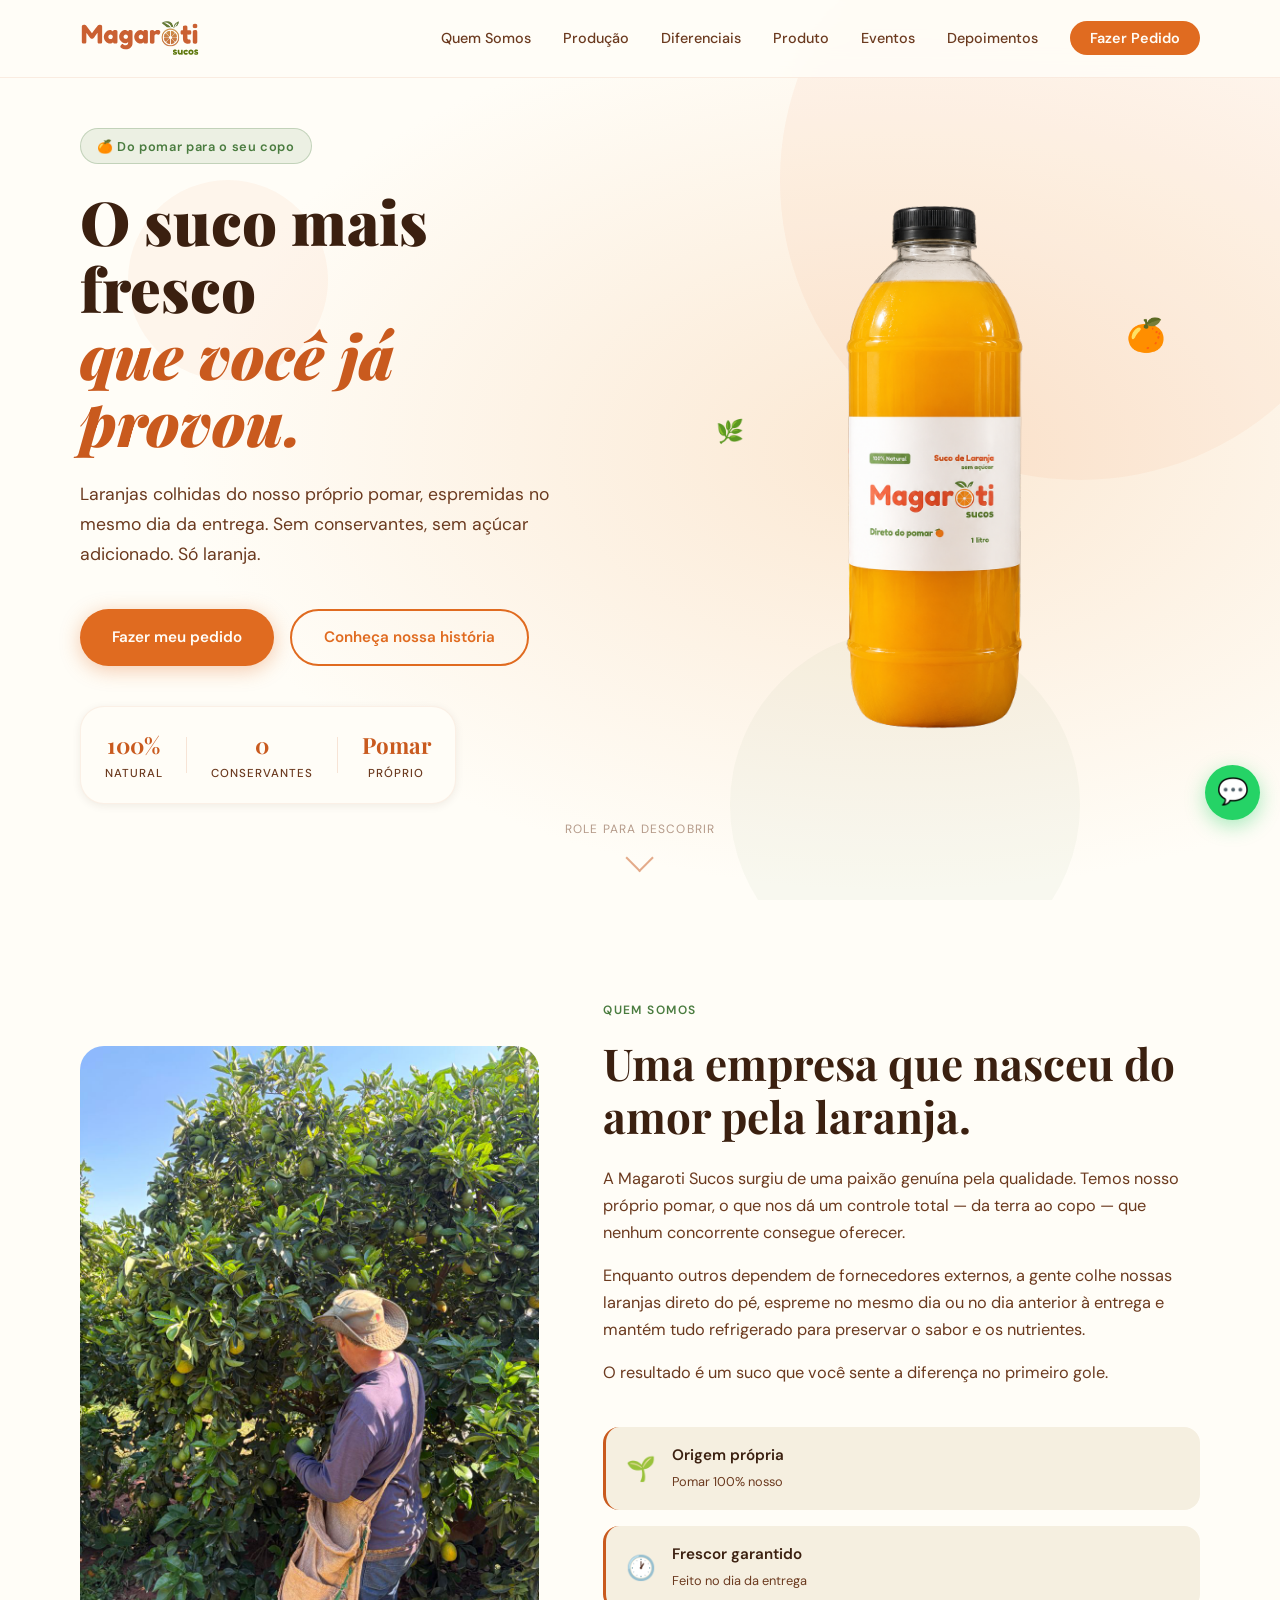
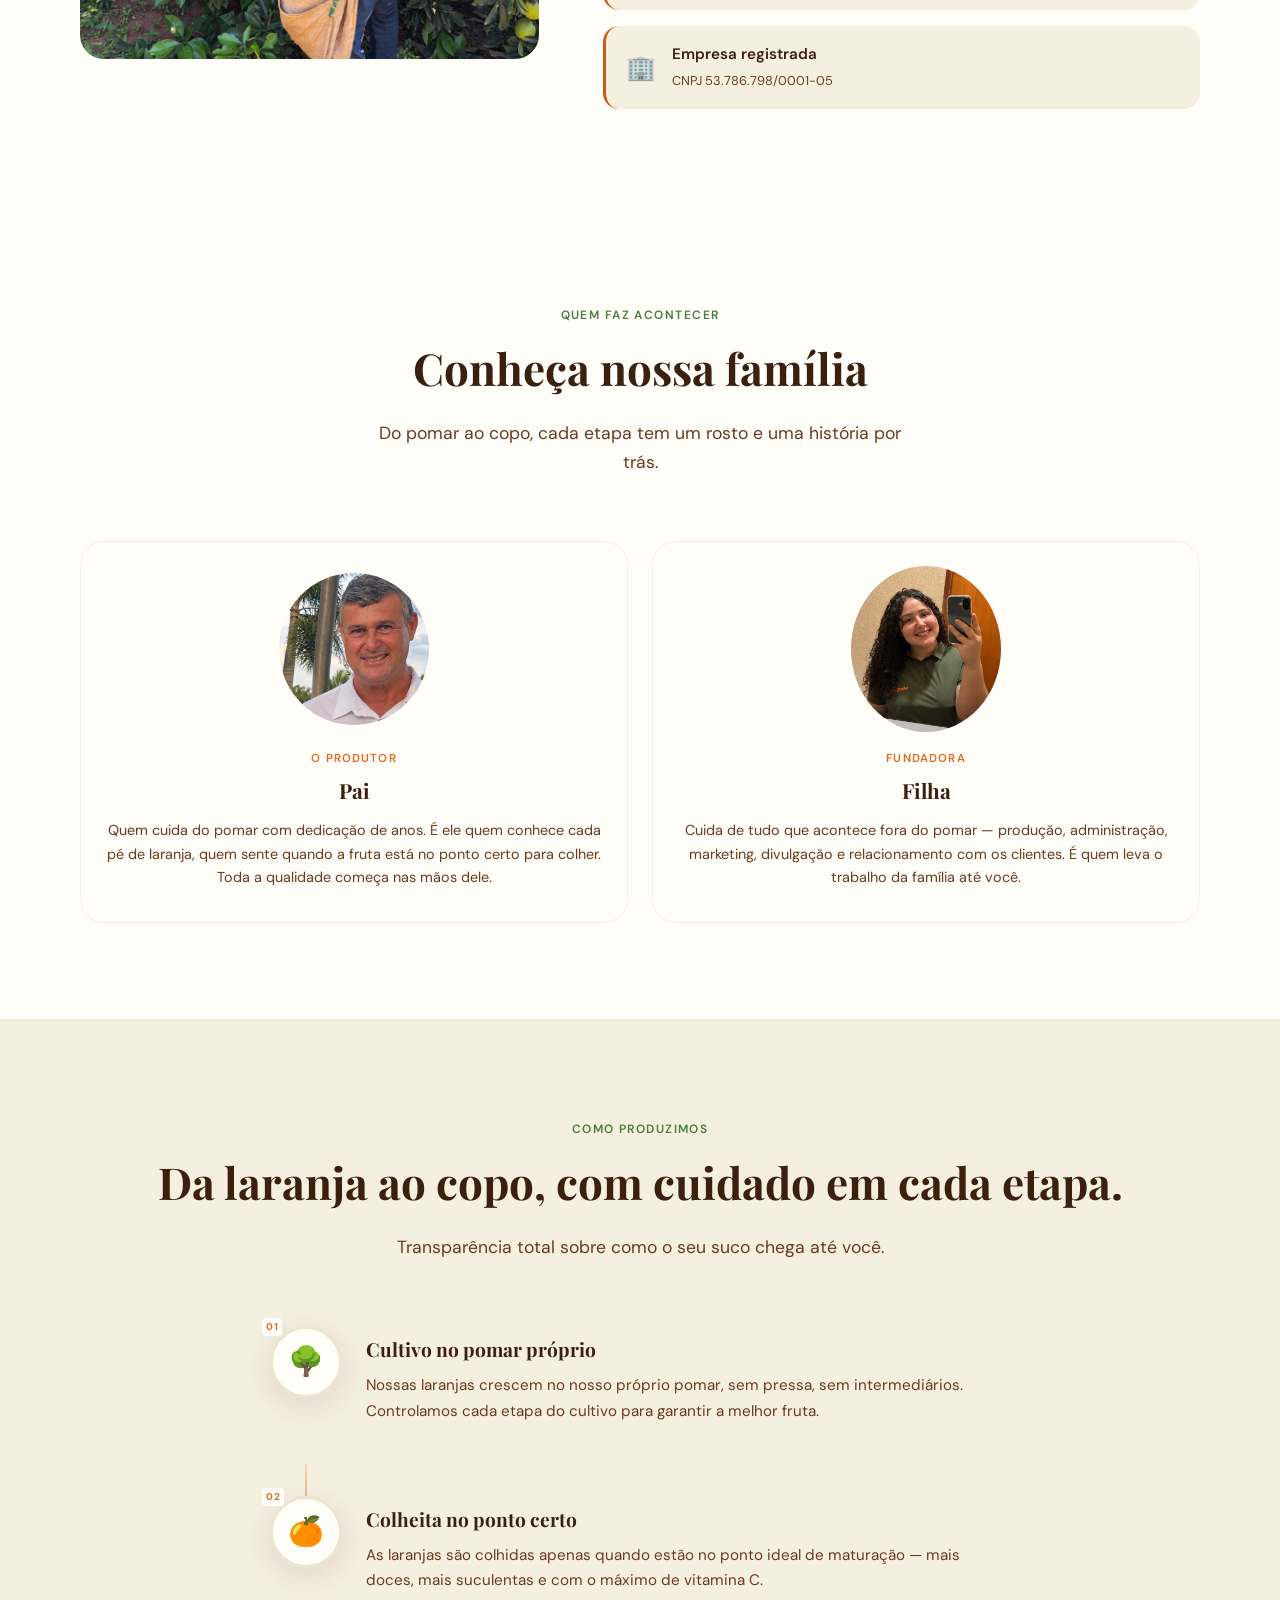
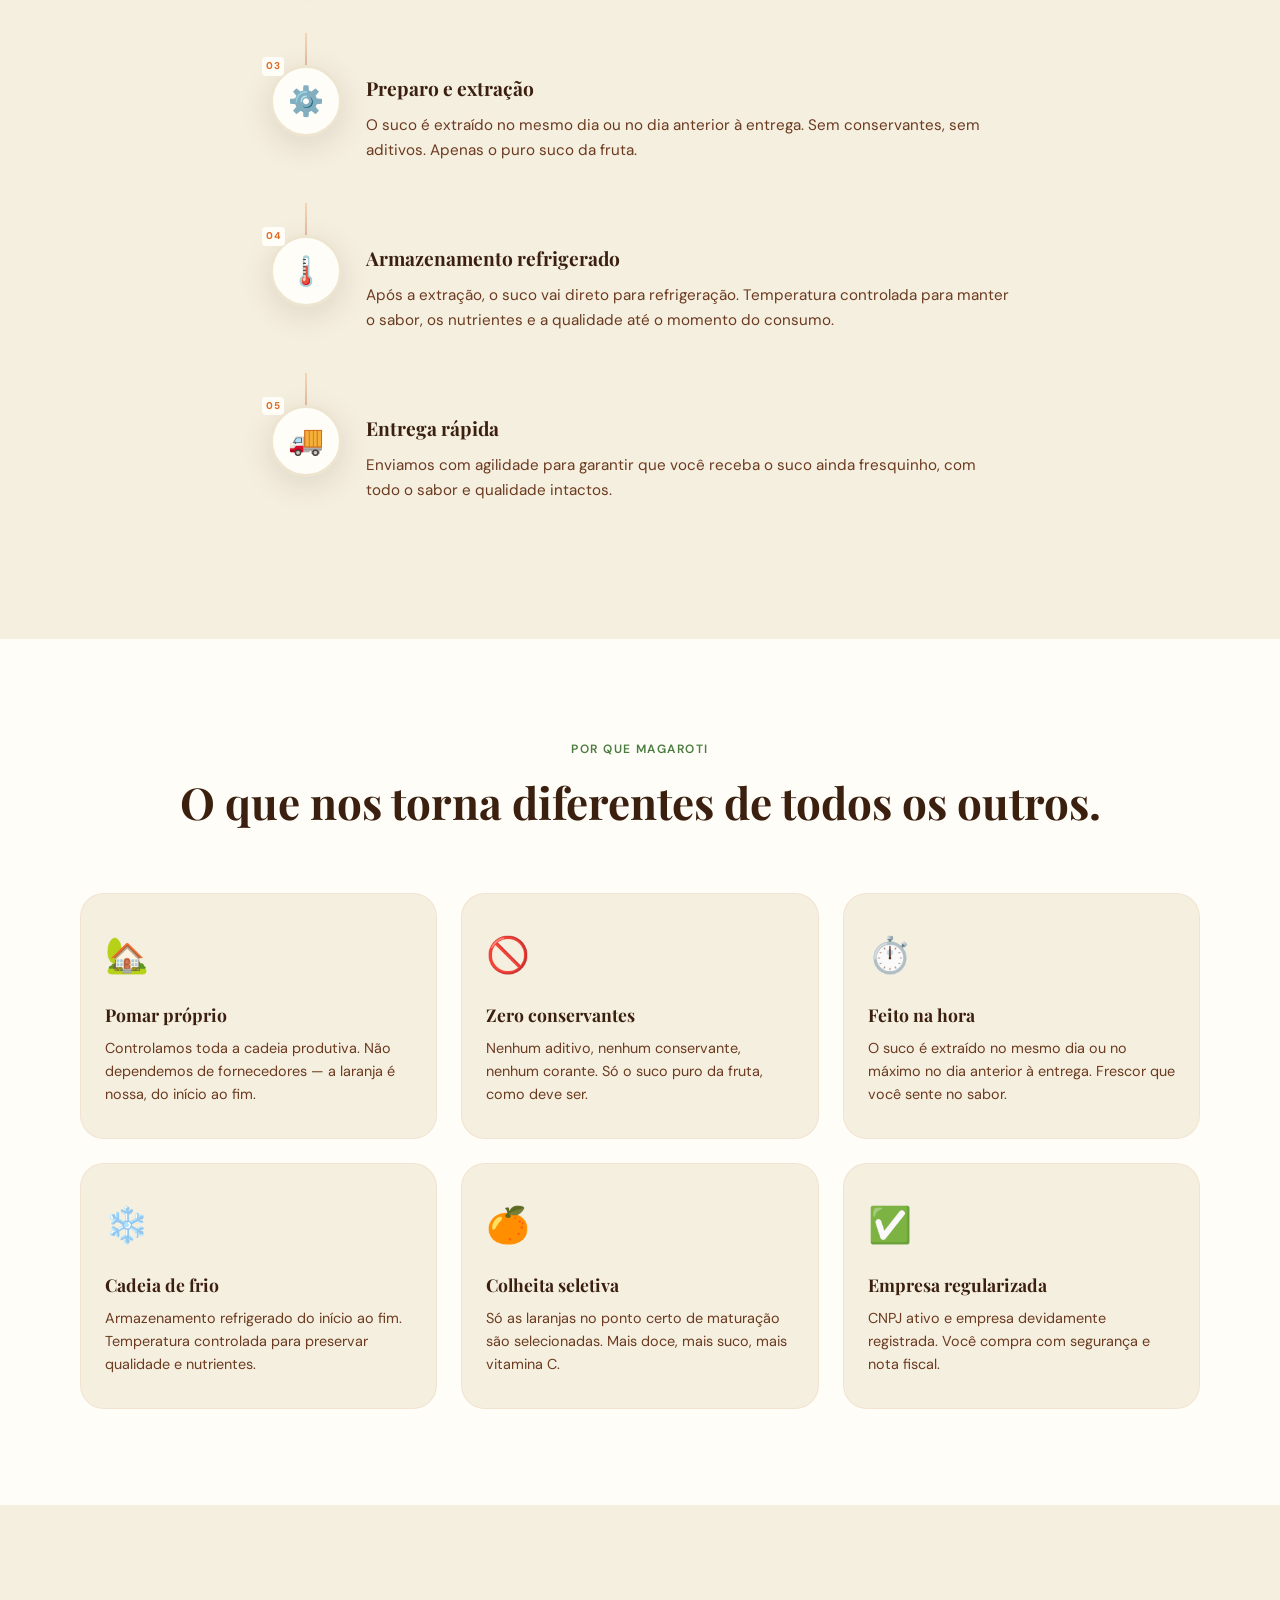
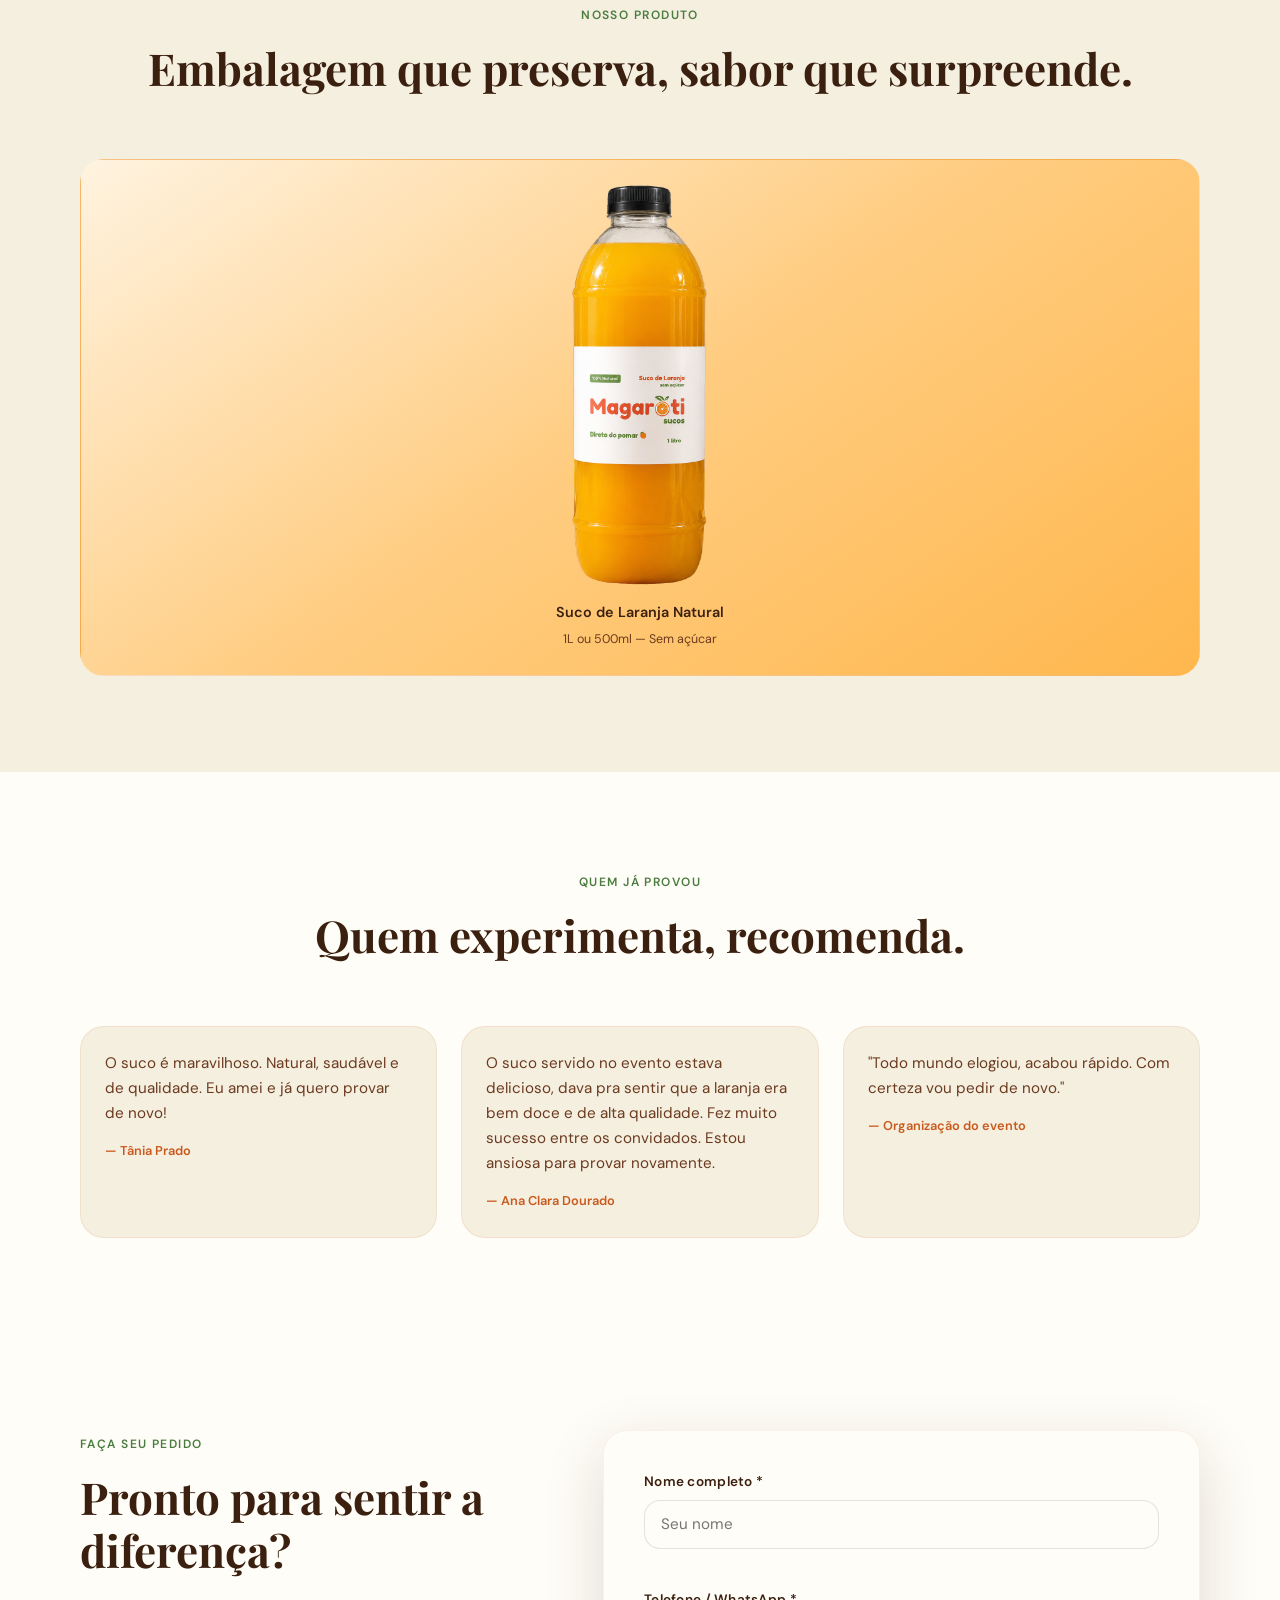
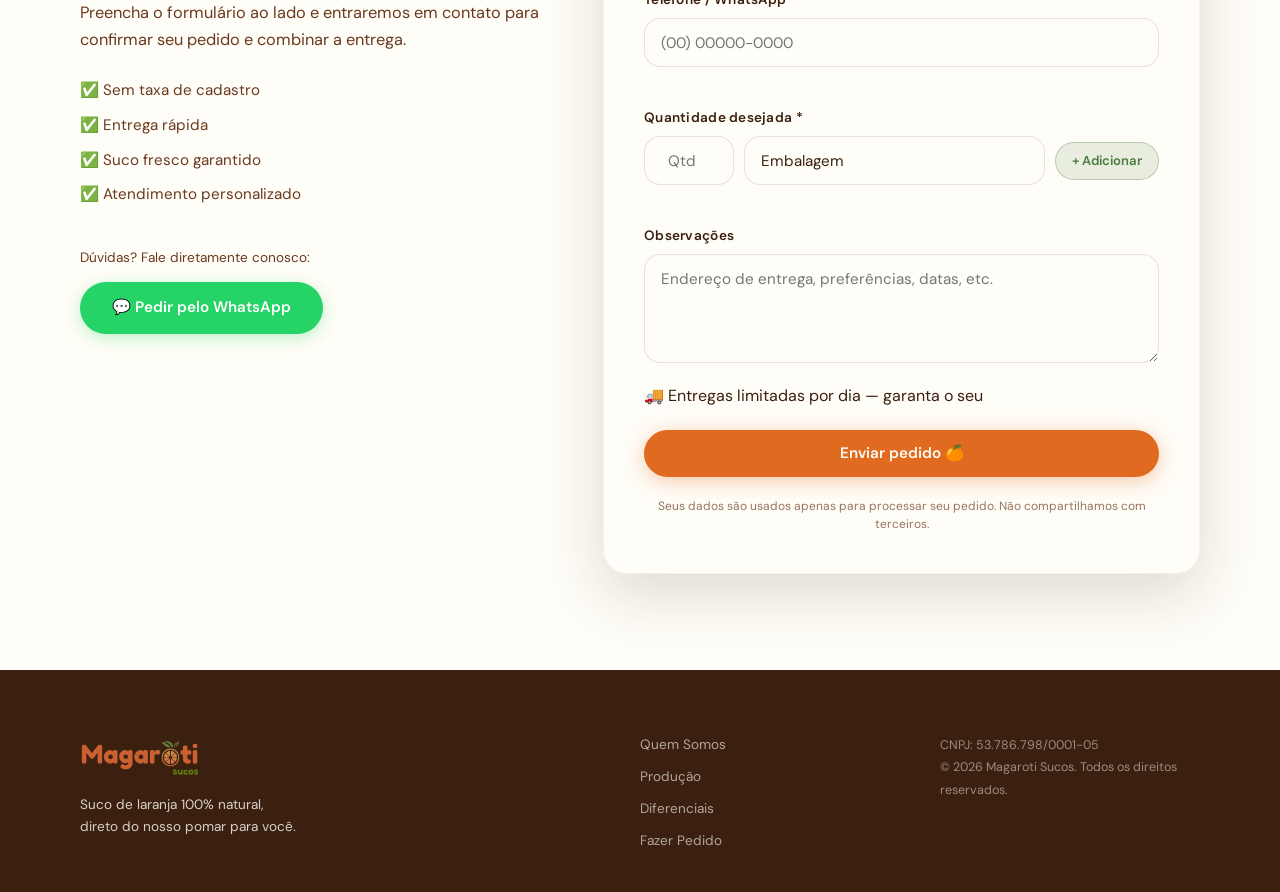
<file: index.html>
<!DOCTYPE html>
<html lang="pt-BR">
<head>
  <meta charset="UTF-8" />
  <meta name="viewport" content="width=device-width, initial-scale=1.0" />
  <title>Magaroti Sucos — Suco de Laranja 100% Natural</title>
  <meta name="description" content="Suco de laranja 100% natural, colhido direto do pomar próprio e entregue fresquinho. Sem conservantes, sem açúcar, só laranja." />
  <link rel="stylesheet" href="styles.css" />
  <link rel="icon" href="img/favicon.svg" type="image/svg+xml">
  <link rel="preconnect" href="https://fonts.googleapis.com" />
  <link rel="preconnect" href="https://fonts.gstatic.com" crossorigin />
  <link href="https://fonts.googleapis.com/css2?family=Playfair+Display:wght@700;900&family=DM+Sans:wght@300;400;500;600&display=swap" rel="stylesheet" />
    <!-- Open Graph -->
<meta property="og:title" content="Magaroti Sucos — 100% Natural">
<meta property="og:description" content="Suco de laranja direto do pomar, sem conservantes. Peça agora!">
<meta property="og:image" content="https://imgur.com/0DsJSog">
<meta property="og:type" content="website">
<meta property="og:url" content="https://magarotinatural.com.br">

<!-- Twitter (funciona pro Whats também) -->
<meta name="twitter:card" content="summary_large_image">
</head>
<body>

  <!-- ===== HEADER / NAV ===== -->
  <header class="header" id="header">
    <nav class="nav container">
      <!-- <a href="#hero" class="nav__logo" aria-label="Magaroti Sucos">
        <span class="logo-text">Magaroti</span>x
        <span class="logo-sub">sucos</span>
      </a> -->
       <a href="#hero" class="nav__logo" aria-label="Magaroti Sucos">
       <img src="img/logo.svg" alt="Logo da marca magaroti, nas cores laranja e verde, com a palavra 'Magaroti' em destaque e 'sucos' embaixo" class="nav__logo-img">
      </a>
      <ul class="nav__links" id="navLinks">
        <li><a href="#sobre" class="nav__link">Quem Somos</a></li>
        <!-- <li><a href="#familia" class="nav__link">Nossa Família</a></li> -->
        <li><a href="#processo" class="nav__link">Produção</a></li>
        <li><a href="#diferenciais" class="nav__link">Diferenciais</a></li>
        <li><a href="#galeria" class="nav__link">Produto</a></li>
        <li><a href="eventos.html" class="nav__link">Eventos</a></li>
        <li><a href="#depoimentos" class="nav__link">Depoimentos</a></li>
        <li><a href="#pedido" class="nav__link nav__link--cta">Fazer Pedido</a></li>
      </ul>
      <button class="nav__hamburger" id="hamburger" aria-label="Menu" aria-expanded="false">
        <span></span><span></span><span></span>
      </button>
    </nav>
  </header>

  <main>

    <!-- ===== HERO ===== -->
    <section class="hero" id="hero">
      <div class="hero__bg-shape"></div>
      <div class="hero__bg-circles">
        <div class="circle circle--1"></div>
        <div class="circle circle--2"></div>
        <div class="circle circle--3"></div>
      </div>
      <div class="container hero__content">
        <div class="hero__text">
          <span class="hero__badge">🍊 Do pomar para o seu copo</span>
          <h1 class="hero__title">
            O suco mais fresco<br />
            <em>que você já provou.</em>
          </h1>
          <p class="hero__subtitle">
            Laranjas colhidas do nosso próprio pomar, espremidas no mesmo dia da entrega. 
            Sem conservantes, sem açúcar adicionado. Só laranja.
          </p>
          <div class="hero__actions">
            <a href="#pedido" class="btn btn--primary">Fazer meu pedido</a>
            <a href="#sobre" class="btn btn--ghost">Conheça nossa história</a>
          </div>
          <div class="hero__trust">
            <div class="trust-item">
              <strong>100%</strong>
              <span>Natural</span>
            </div>
            <div class="trust-divider"></div>
            <div class="trust-item">
              <strong>0</strong>
              <span>Conservantes</span>
            </div>
            <div class="trust-divider"></div>
            <div class="trust-item">
              <strong>Pomar</strong>
              <span>Próprio</span>
            </div>
          </div>
        </div>
        <div class="hero__visual">
            
          <div class="hero__bottle-wrap">
            <img src="img/produto.svg" alt="Produto Magaroti Sucos">
            <div class="hero__slice hero__slice--1">🍊</div>
            <div class="hero__slice hero__slice--2">🌿</div>
          </div>
        </div>
      </div>
      <div class="hero__scroll-indicator">
        <span>Role para descobrir</span>
        <div class="scroll-arrow"></div>
      </div>
    </section>

    <!-- ===== SOBRE ===== -->
    <section class="sobre section" id="sobre">
      <div class="container sobre__grid">
        <div class="sobre__img-wrap">
            <img style=" border-radius: var(--radius-lg);" src="img/pai.jpeg" alt="Pomar de laranjas da Magaroti">
            
          </div>
        <div class="sobre__text">
          <span class="section-label">Quem Somos</span>
          <h2 class="section-title">Uma empresa que nasceu do amor pela laranja.</h2>
          <p>A Magaroti Sucos surgiu de uma paixão genuína pela qualidade. Temos nosso próprio pomar, o que nos dá um controle total — da terra ao copo — que nenhum concorrente consegue oferecer.</p>
          <p>Enquanto outros dependem de fornecedores externos, a gente colhe nossas laranjas direto do pé, espreme no mesmo dia ou no dia anterior à entrega e mantém tudo refrigerado para preservar o sabor e os nutrientes.</p>
          <p>O resultado é um suco que você sente a diferença no primeiro gole.</p>
          <div class="sobre__pilares">
            <div class="pilar">
              <div class="pilar__icon">🌱</div>
              <div>
                <strong>Origem própria</strong>
                <span>Pomar 100% nosso</span>
              </div>
            </div>
            <div class="pilar">
              <div class="pilar__icon">🕐</div>
              <div>
                <strong>Frescor garantido</strong>
                <span>Feito no dia da entrega</span>
              </div>
            </div>
            <div class="pilar">
              <div class="pilar__icon">🏢</div>
              <div>
                <strong>Empresa registrada</strong>
                <span>CNPJ 53.786.798/0001-05</span>
              </div>
            </div>
          </div>
        </div>
      </div>
    </section>

    <!-- ===== FAMÍLIA ===== -->
<section class="familia section" id="familia">
  <div class="container">
    <div class="section-header">
      <span class="section-label">Quem faz acontecer</span>
      <h2 class="section-title">Conheça nossa família</h2>
      <p class="section-desc">Do pomar ao copo, cada etapa tem um rosto e uma história por trás.</p>
    </div>
    <div class="familia__grid">

      <div class="familia__card">
        <div class="familia__avatar"><img style="border-radius: 50%;" src="img/pai.png" alt=""></div>
        <div class="familia__info">
          <span class="familia__role">O Produtor</span>
          <h3 class="familia__nome">Pai</h3>
          <p>Quem cuida do pomar com dedicação de anos. É ele quem conhece cada pé de laranja, quem sente quando a fruta está no ponto certo para colher. Toda a qualidade começa nas mãos dele.</p>
        </div>
      </div>

      <div class="familia__card">
        <div class="familia__avatar"><img style="border-radius: 50%;" src="img/filha.jpeg" alt=""></div>
        <div class="familia__info">
          <span class="familia__role">Fundadora</span>
          <h3 class="familia__nome">Filha</h3>
          <p>Cuida de tudo que acontece fora do pomar — produção, administração, marketing, divulgação e relacionamento com os clientes. É quem leva o trabalho da família até você.</p>
        </div>
      </div>

    </div>
  </div>
</section>

    <!-- ===== PROCESSO ===== -->
    <section class="processo section section--alt" id="processo">
      <div class="container">
        <div class="section-header">
          <span class="section-label">Como Produzimos</span>
          <h2 class="section-title">Da laranja ao copo, com cuidado em cada etapa.</h2>
          <p class="section-desc">Transparência total sobre como o seu suco chega até você.</p>
        </div>
        <div class="steps">
          <div class="step" data-step="01">
            <div class="step__icon">🌳</div>
            <div class="step__content">
              <h3>Cultivo no pomar próprio</h3>
              <p>Nossas laranjas crescem no nosso próprio pomar, sem pressa, sem intermediários. Controlamos cada etapa do cultivo para garantir a melhor fruta.</p>
            </div>
          </div>
          <div class="step__connector"></div>
          <div class="step" data-step="02">
            <div class="step__icon">🍊</div>
            <div class="step__content">
              <h3>Colheita no ponto certo</h3>
              <p>As laranjas são colhidas apenas quando estão no ponto ideal de maturação — mais doces, mais suculentas e com o máximo de vitamina C.</p>
            </div>
          </div>
          <div class="step__connector"></div>
          <div class="step" data-step="03">
            <div class="step__icon">⚙️</div>
            <div class="step__content">
              <h3>Preparo e extração</h3>
              <p>O suco é extraído no mesmo dia ou no dia anterior à entrega. Sem conservantes, sem aditivos. Apenas o puro suco da fruta.</p>
            </div>
          </div>
          <div class="step__connector"></div>
          <div class="step" data-step="04">
            <div class="step__icon">🌡️</div>
            <div class="step__content">
              <h3>Armazenamento refrigerado</h3>
              <p>Após a extração, o suco vai direto para refrigeração. Temperatura controlada para manter o sabor, os nutrientes e a qualidade até o momento do consumo.</p>
            </div>
          </div>
          <div class="step__connector"></div>
          <div class="step" data-step="05">
            <div class="step__icon">🚚</div>
            <div class="step__content">
              <h3>Entrega rápida</h3>
              <p>Enviamos com agilidade para garantir que você receba o suco ainda fresquinho, com todo o sabor e qualidade intactos.</p>
            </div>
          </div>
        </div>
      </div>
    </section>

    <!-- ===== DIFERENCIAIS ===== -->
    <section class="diferenciais section" id="diferenciais">
      <div class="container">
        <div class="section-header">
          <span class="section-label">Por que Magaroti</span>
          <h2 class="section-title">O que nos torna diferentes de todos os outros.</h2>
        </div>
        <div class="diferenciais__grid">
          <div class="diferencial">
            <div class="diferencial__icon">🏡</div>
            <h3>Pomar próprio</h3>
            <p>Controlamos toda a cadeia produtiva. Não dependemos de fornecedores — a laranja é nossa, do início ao fim.</p>
          </div>
          <div class="diferencial">
            <div class="diferencial__icon">🚫</div>
            <h3>Zero conservantes</h3>
            <p>Nenhum aditivo, nenhum conservante, nenhum corante. Só o suco puro da fruta, como deve ser.</p>
          </div>
          <div class="diferencial">
            <div class="diferencial__icon">⏱️</div>
            <h3>Feito na hora</h3>
            <p>O suco é extraído no mesmo dia ou no máximo no dia anterior à entrega. Frescor que você sente no sabor.</p>
          </div>
          <div class="diferencial">
            <div class="diferencial__icon">❄️</div>
            <h3>Cadeia de frio</h3>
            <p>Armazenamento refrigerado do início ao fim. Temperatura controlada para preservar qualidade e nutrientes.</p>
          </div>
          <div class="diferencial">
            <div class="diferencial__icon">🍊</div>
            <h3>Colheita seletiva</h3>
            <p>Só as laranjas no ponto certo de maturação são selecionadas. Mais doce, mais suco, mais vitamina C.</p>
          </div>
          <div class="diferencial">
            <div class="diferencial__icon">✅</div>
            <h3>Empresa regularizada</h3>
            <p>CNPJ ativo e empresa devidamente registrada. Você compra com segurança e nota fiscal.</p>
          </div>
        </div>
      </div>
    </section>

    <!-- ===== GALERIA ===== -->
    <section class="galeria section section--alt" id="galeria">
      <div class="container">
        <div class="section-header">
          <span class="section-label">Nosso Produto</span>
          <h2 class="section-title">Embalagem que preserva, sabor que surpreende.</h2>
        </div>
        <div class="galeria__grid">
          <div class="galeria__item galeria__item--featured">
            <div class="galeria__placeholder">
              <img style="width: 30%;" src="img/produto.svg" alt="Produto Magaroti Sucos">
              <div class="galeria__info">
                <strong>Suco de Laranja Natural</strong>
                <span>1L ou 500ml — Sem açúcar</span>
              </div>
            </div>
          </div>  
        </div>
      </div>
    </section>

    <!-- ===== PROVA SOCIAL ===== -->
<section class="depoimentos section" id="depoimentos">
  <div class="container">
    <div class="section-header">
      <span class="section-label">Quem já provou</span>
      <h2 class="section-title">Quem experimenta, recomenda.</h2>
    </div>

    <div class="depoimentos__grid">
      <div class="depoimento">
       <p>O suco é maravilhoso. Natural, saudável e de qualidade. Eu amei e já quero provar de novo!</p>
        <span>— Tânia Prado</span>
      </div>

      <div class="depoimento">
        <p>O suco servido no evento estava delicioso, dava pra sentir que a laranja era bem doce e de alta qualidade. Fez muito sucesso entre os convidados. Estou ansiosa para provar novamente.</p>
        <span>— Ana Clara Dourado</span>
      </div>

      <div class="depoimento">
        <p>"Todo mundo elogiou, acabou rápido. Com certeza vou pedir de novo."</p>
        <span>— Organização do evento</span>
      </div>
    </div>
  </div>
</section>

    <!-- ===== PEDIDO ===== -->
    <section class="pedido section" id="pedido">
      <div class="container pedido__grid">
        <div class="pedido__info">
          <span class="section-label">Faça seu Pedido</span>
          <h2 class="section-title">Pronto para sentir a diferença?</h2>
          <p>Preencha o formulário ao lado e entraremos em contato para confirmar seu pedido e combinar a entrega.</p>
          <ul class="pedido__beneficios">
            <li>✅ Sem taxa de cadastro</li>
            <li>✅ Entrega rápida</li>
            <li>✅ Suco fresco garantido</li>
            <li>✅ Atendimento personalizado</li>
          </ul>
          <div class="pedido__contact">
            <p>Dúvidas? Fale diretamente conosco:</p>
            <a href="https://wa.me/5517997368540?text=Ol%C3%A1!%20Quero%20fazer%20um%20pedido%20de%20suco%20%F0%9F%8D%8A%0A%0ANome%3A%20%0A500ml%20ou%201L%3A%20%0AQuantidade%3A%20%0AEndere%C3%A7o%3A%20%0AData%20de%20entrega%3A%20%0AObserva%C3%A7%C3%B5es%3A%20%0A%0AVim%20pelo%20site%20%F0%9F%98%8A" 
   class="btn btn--whatsapp" 
   target="_blank">
  💬 Pedir pelo WhatsApp
</a>
          </div>
        </div>
        <div class="pedido__form-wrap">
          <form class="form" id="orderForm" novalidate>
            <div class="form__group">
              <label class="form__label" for="nome">Nome completo *</label>
              <input class="form__input" type="text" id="nome" name="nome" placeholder="Seu nome" required />
              <span class="form__error" id="erroNome"></span>
            </div>
            <div class="form__group">
              <label class="form__label" for="telefone">Telefone / WhatsApp *</label>
              <input class="form__input" type="tel" id="telefone" name="telefone" placeholder="(00) 00000-0000" required />
              <span class="form__error" id="erroTelefone"></span>
            </div>
            <div class="form__group">
  <label class="form__label">Quantidade desejada *</label>

  <div class="quantidade-wrap" id="quantidadeWrap">

    <!-- Item 1 (sempre visível) -->
    <div class="quantidade-item" id="item1">
      <input
        class="form__input quantidade-num"
        type="number"
        id="qtd1"
        name="qtd1"
        placeholder="Qtd"
        min="1"
        max="999"
      />
      <select class="form__input form__select quantidade-tipo" id="tipo1" name="tipo1">
        <option value="" disabled selected>Embalagem</option>
        <option value="500ml">500ml</option>
        <option value="1L">1 Litro</option>
      </select>
      <button type="button" class="btn-add-item" id="btnAddItem" title="Adicionar outro tamanho">
        + Adicionar
      </button>
    </div>

    <!-- Item 2 (oculto por padrão) -->
    <div class="quantidade-item" id="item2" hidden>
      <input
        class="form__input quantidade-num"
        type="number"
        id="qtd2"
        name="qtd2"
        placeholder="Qtd"
        min="1"
        max="999"
      />
      <select class="form__input form__select quantidade-tipo" id="tipo2" name="tipo2">
        <option value="" disabled selected>Embalagem</option>
        <option value="500ml">500ml</option>
        <option value="1L">1 Litro</option>
      </select>
      <button type="button" class="btn-remove-item" id="btnRemoveItem" title="Remover">
        ✕
      </button>
    </div>

  </div>
  <span class="form__error" id="erroQuantidade"></span>
</div>
            <div class="form__group">
              <label class="form__label" for="observacoes">Observações</label>
              <textarea class="form__input form__textarea" id="observacoes" name="observacoes" placeholder="Endereço de entrega, preferências, datas, etc." rows="4"></textarea>
            </div>
            <p class="urgencia">🚚 Entregas limitadas por dia — garanta o seu</p>
            <button type="submit" class="btn btn--primary btn--full" id="submitBtn">
              <span id="btnText">Enviar pedido 🍊</span>
            </button>
            <p class="form__privacy">Seus dados são usados apenas para processar seu pedido. Não compartilhamos com terceiros.</p>
          </form>
          <!-- Mensagem de sucesso (oculta por padrão) -->
          <div class="form__success" id="formSuccess" hidden>
            <div class="success__icon">🎉</div>
            <h3>Pedido recebido!</h3>
            <p>Obrigado! Respondemos no mesmo dia via WhatsApp para confirmar seu pedido!</p>
            <button class="btn btn--ghost" id="novoPedido">Fazer outro pedido</button>
          </div>
        </div>
      </div>
    </section>

  </main>

  <!-- ===== FOOTER ===== -->
  <footer class="footer">
    <div class="container footer__content">
      <div class="footer__brand">
        <img src="img/logo.svg" alt="Logo da marca magaroti, nas cores laranja e verde, com a palavra 'Magaroti' em destaque e 'sucos' embaixo" class="nav__logo-img">
        <p>Suco de laranja 100% natural,<br/>direto do nosso pomar para você.</p>
      </div>
      <div class="footer__links">
        <nav aria-label="Menu rodapé">
          <a href="#sobre">Quem Somos</a>
          <a href="#processo">Produção</a>
          <a href="#diferenciais">Diferenciais</a>
          <a href="#pedido">Fazer Pedido</a>
        </nav>
      </div>
      <div class="footer__legal">
        <p>CNPJ: 53.786.798/0001-05</p>
        <p>&copy; <span id="anoAtual"></span> Magaroti Sucos. Todos os direitos reservados.</p>
      </div>
    </div>
  </footer>


  <a href="https://wa.me/5517997368540?text=Ol%C3%A1!%20Quero%20fazer%20um%20pedido%20de%20suco%20%F0%9F%8D%8A%0A%0ANome%3A%20%0A500ml%20ou%201L%3A%20%0AQuantidade%3A%20%0AEndere%C3%A7o%3A%20%0AData%20de%20entrega%3A%20%0AObserva%C3%A7%C3%B5es%3A%20%0A%0AVim%20pelo%20site%20%F0%9F%98%8A" 
   class="whatsapp-float" 
   target="_blank">
  💬
</a>

  <script src="script.js"></script>

</body>
</html>
</file>
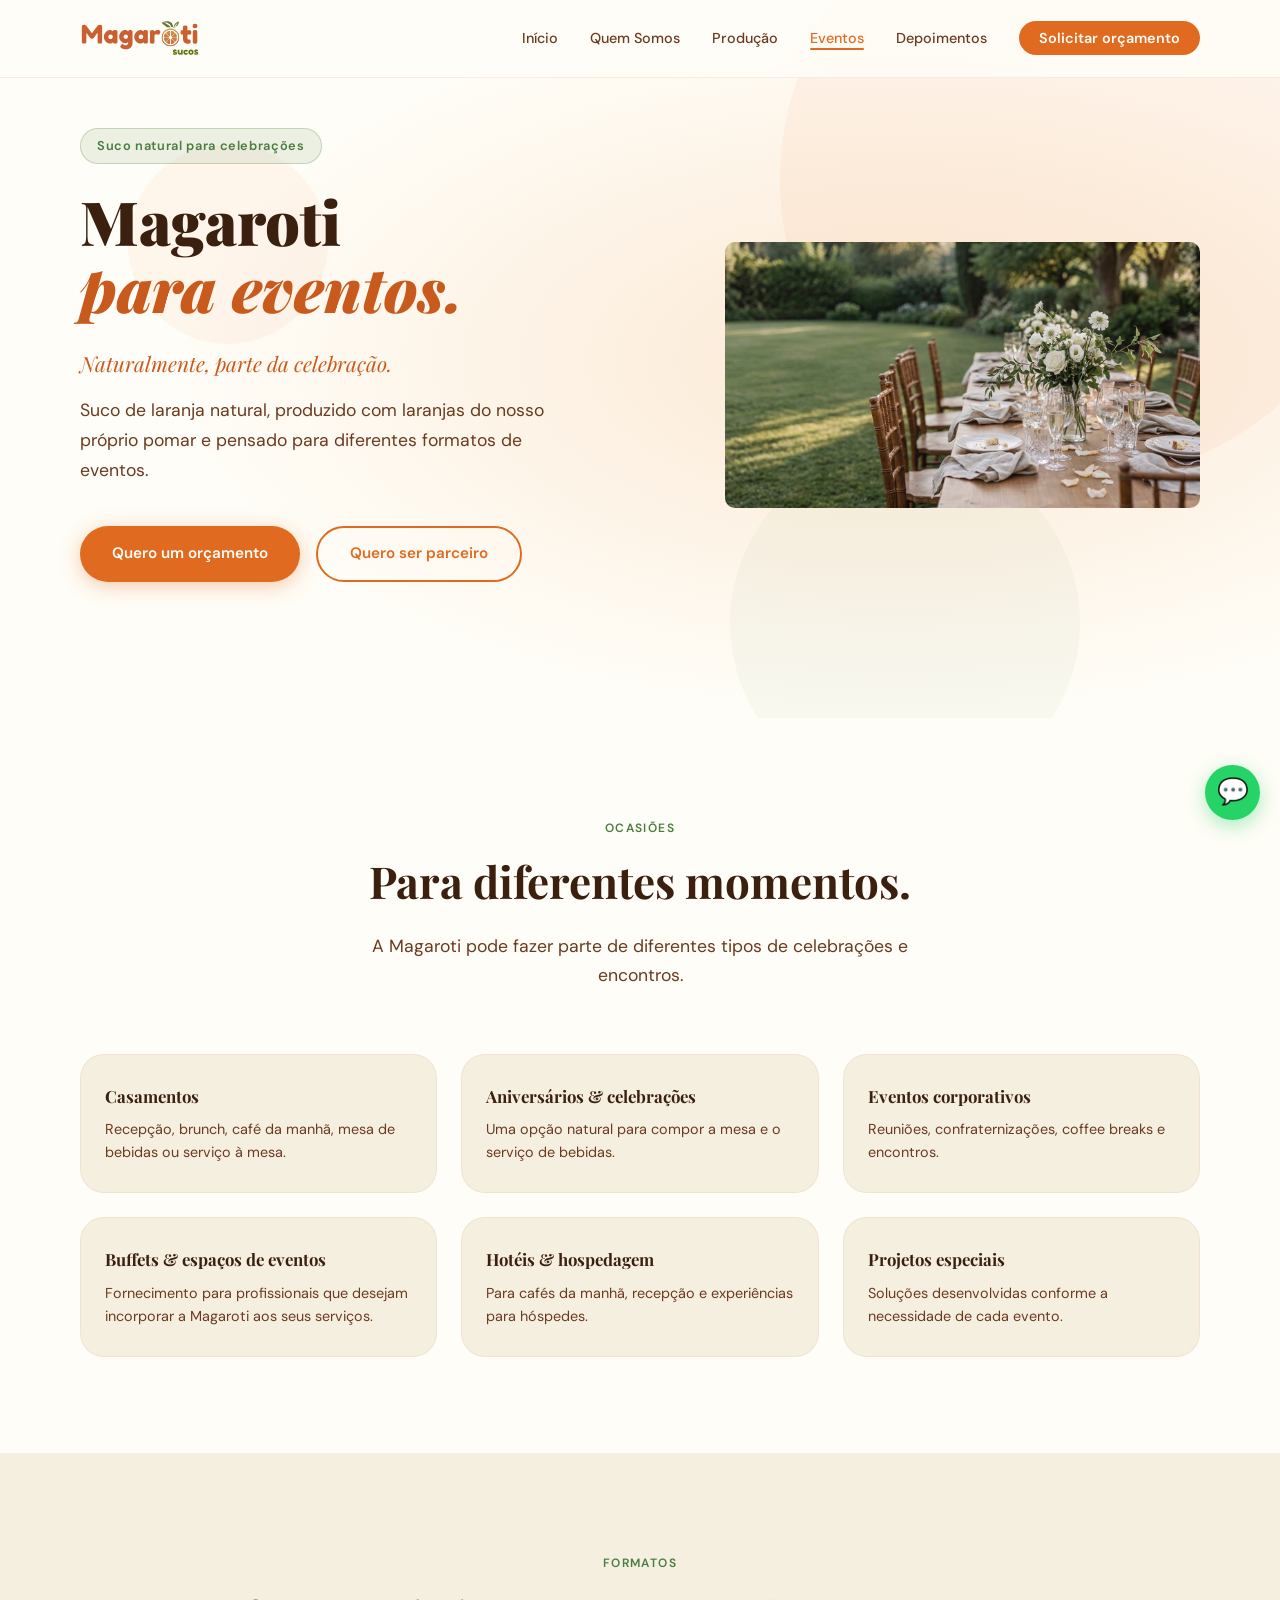
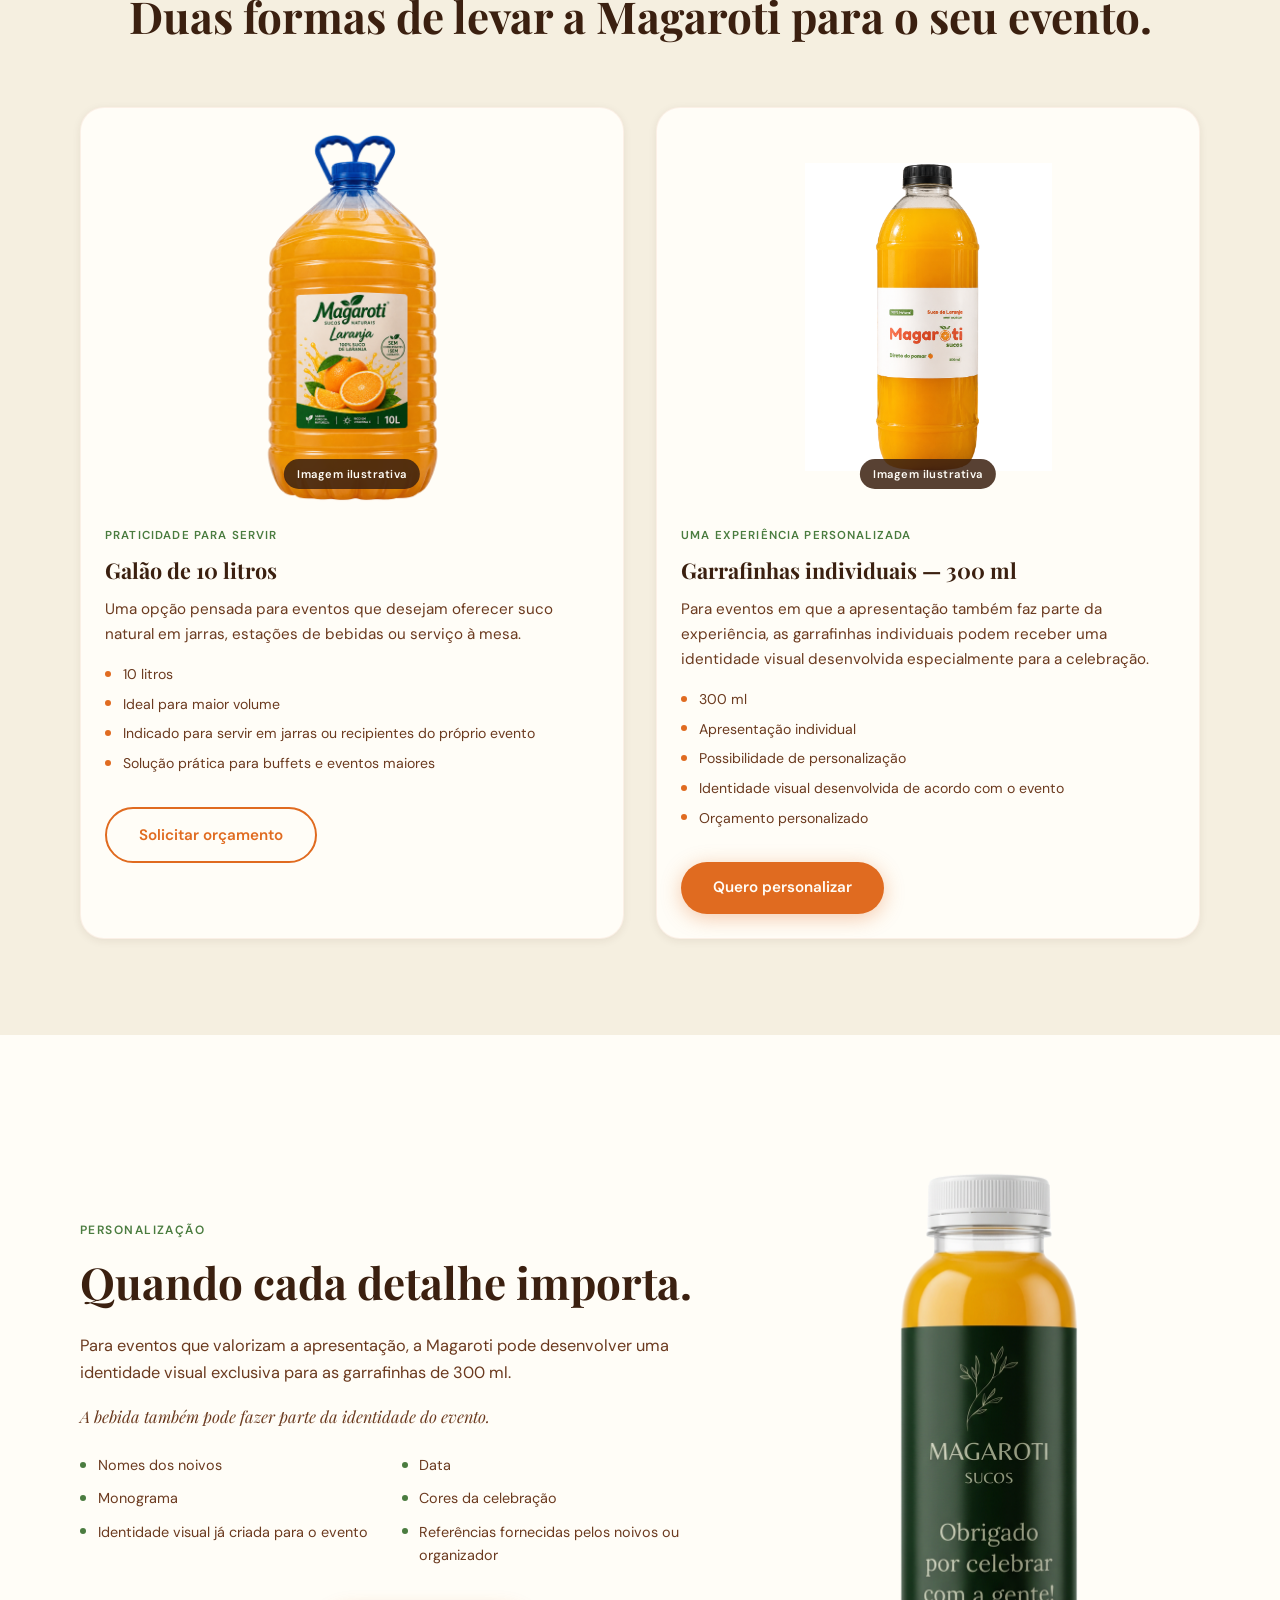
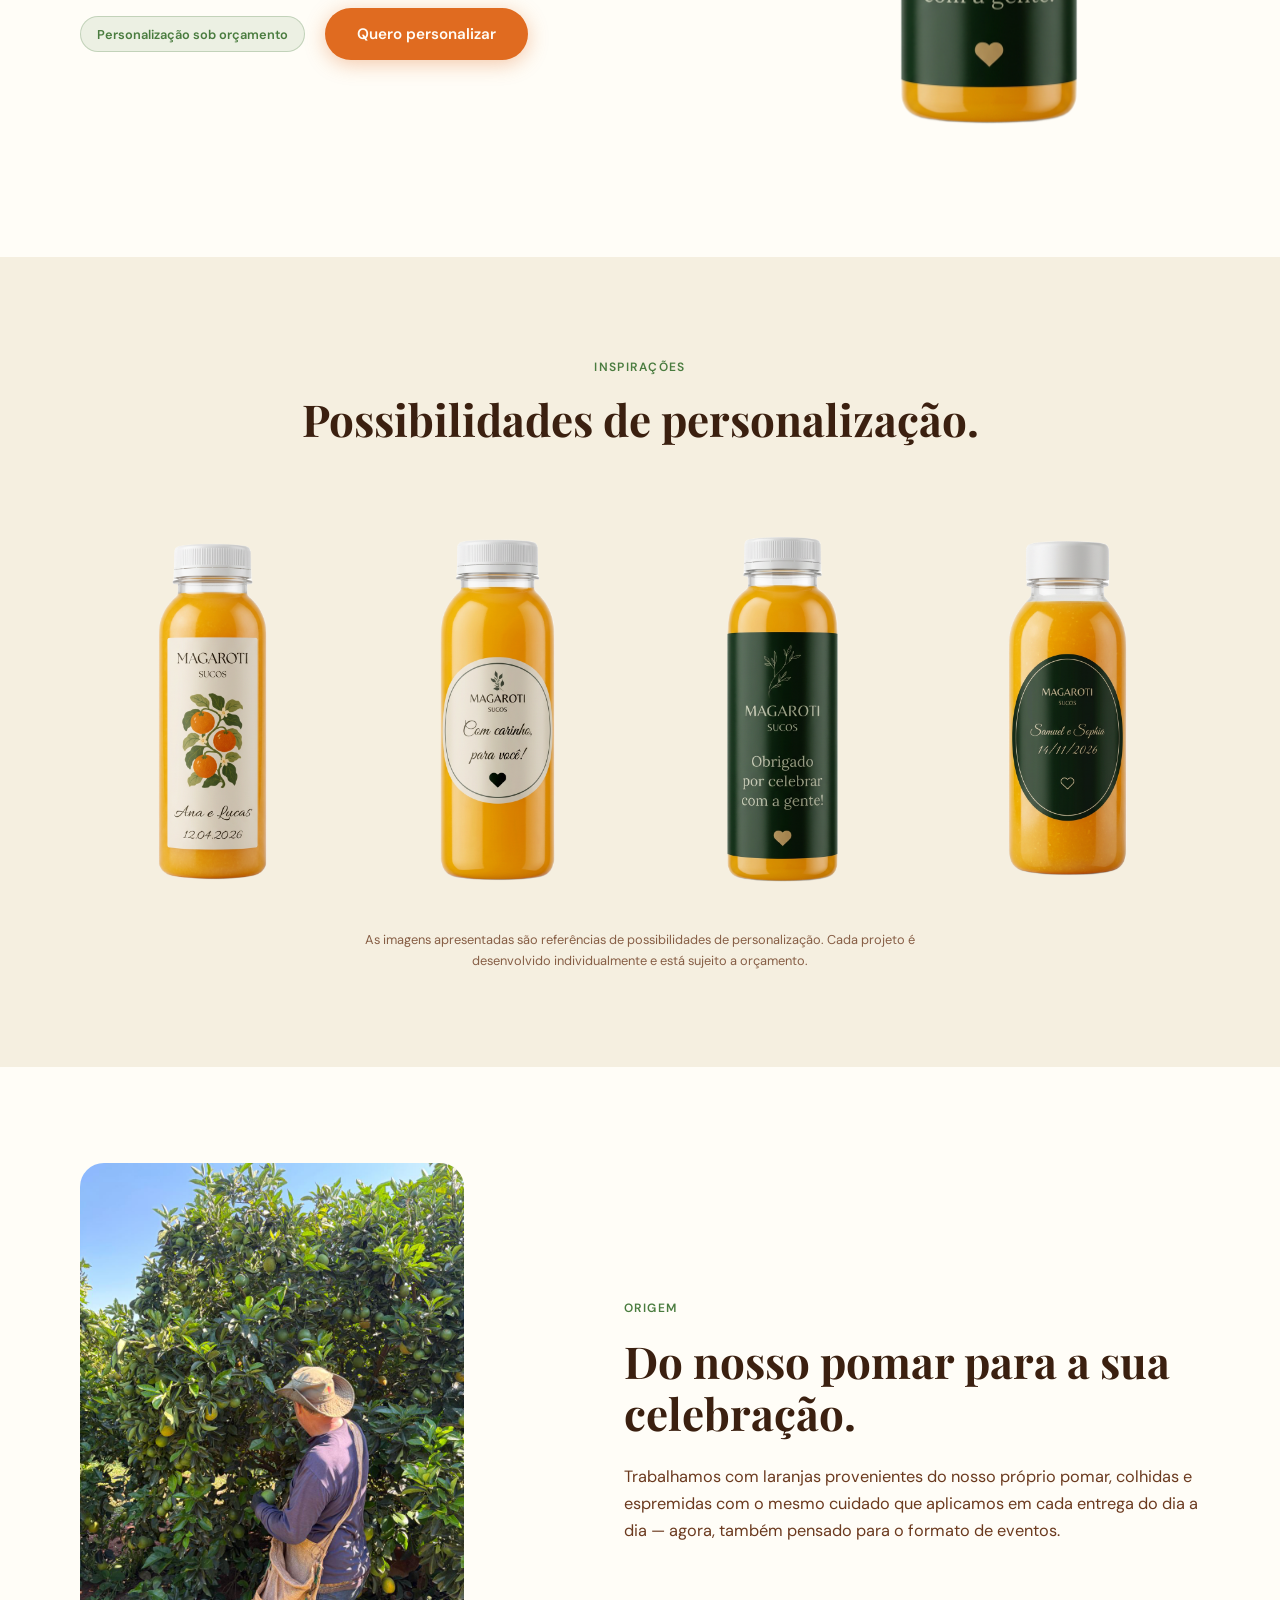
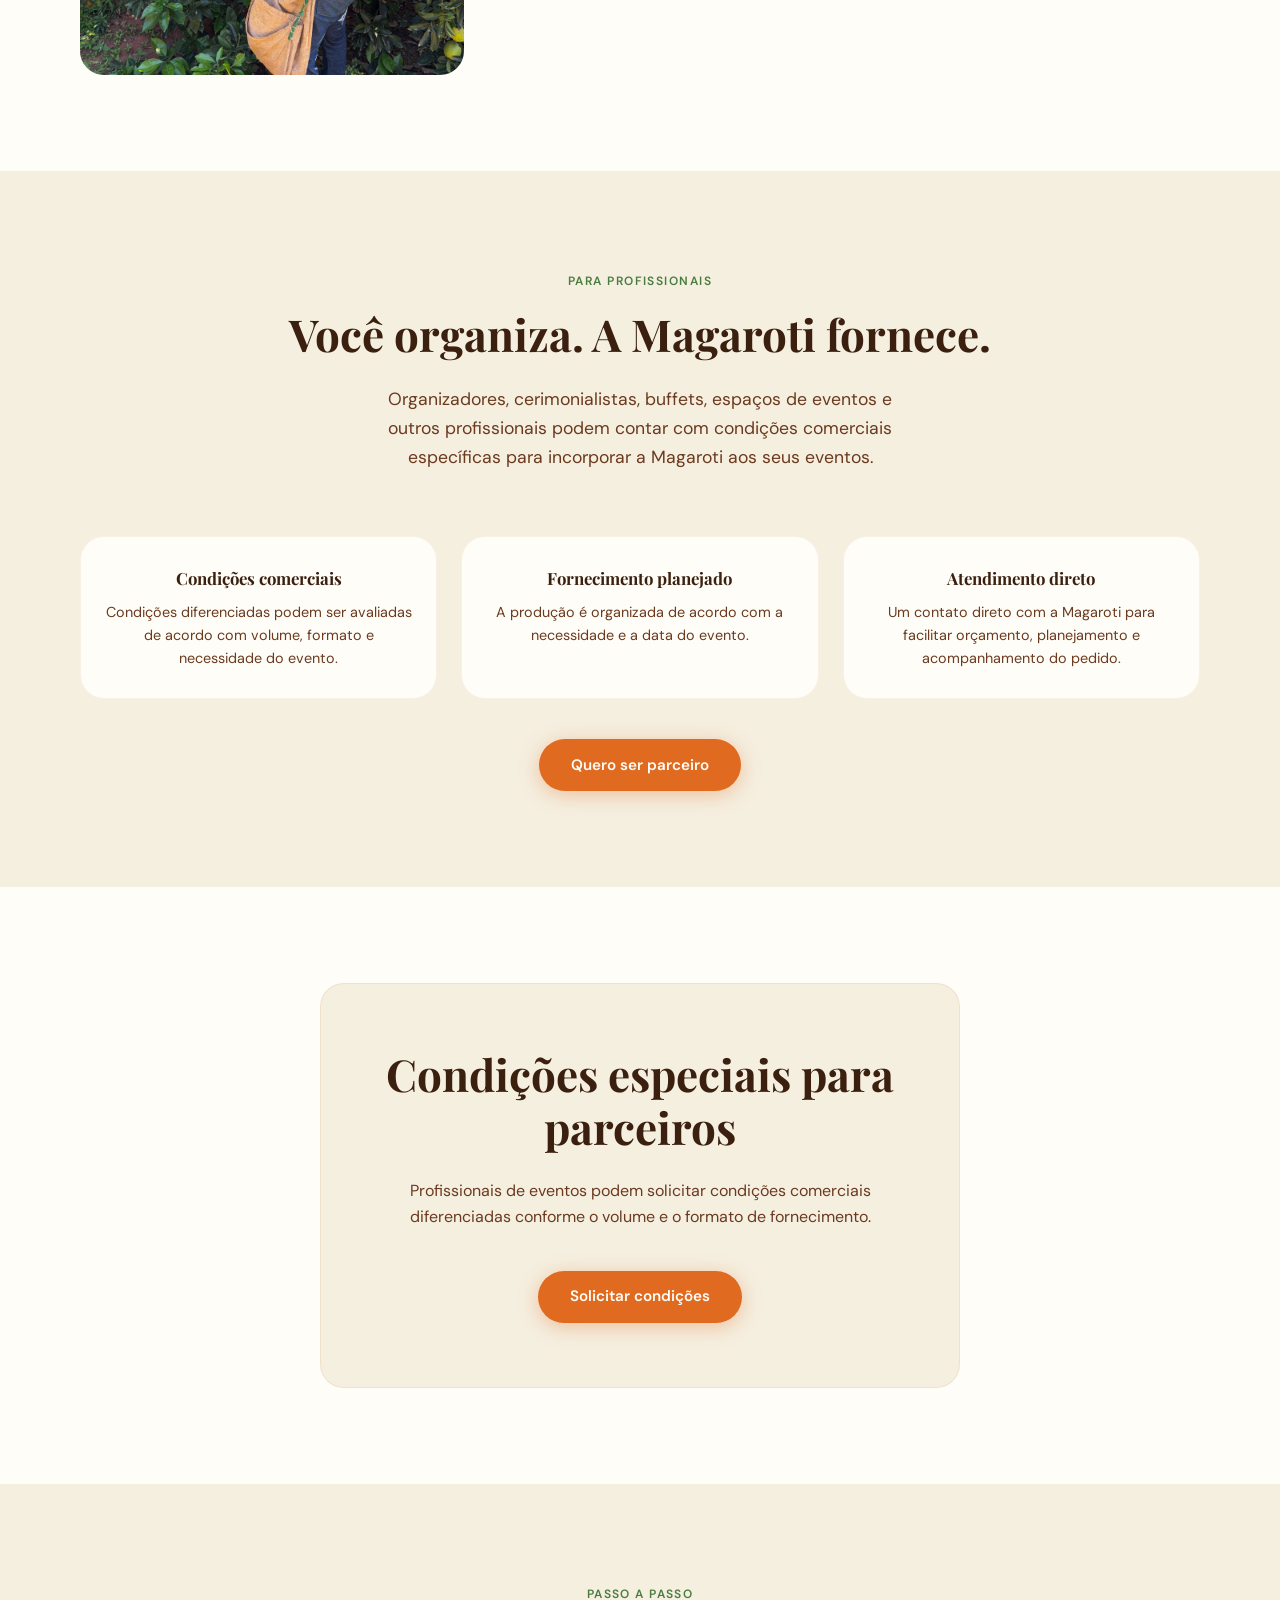
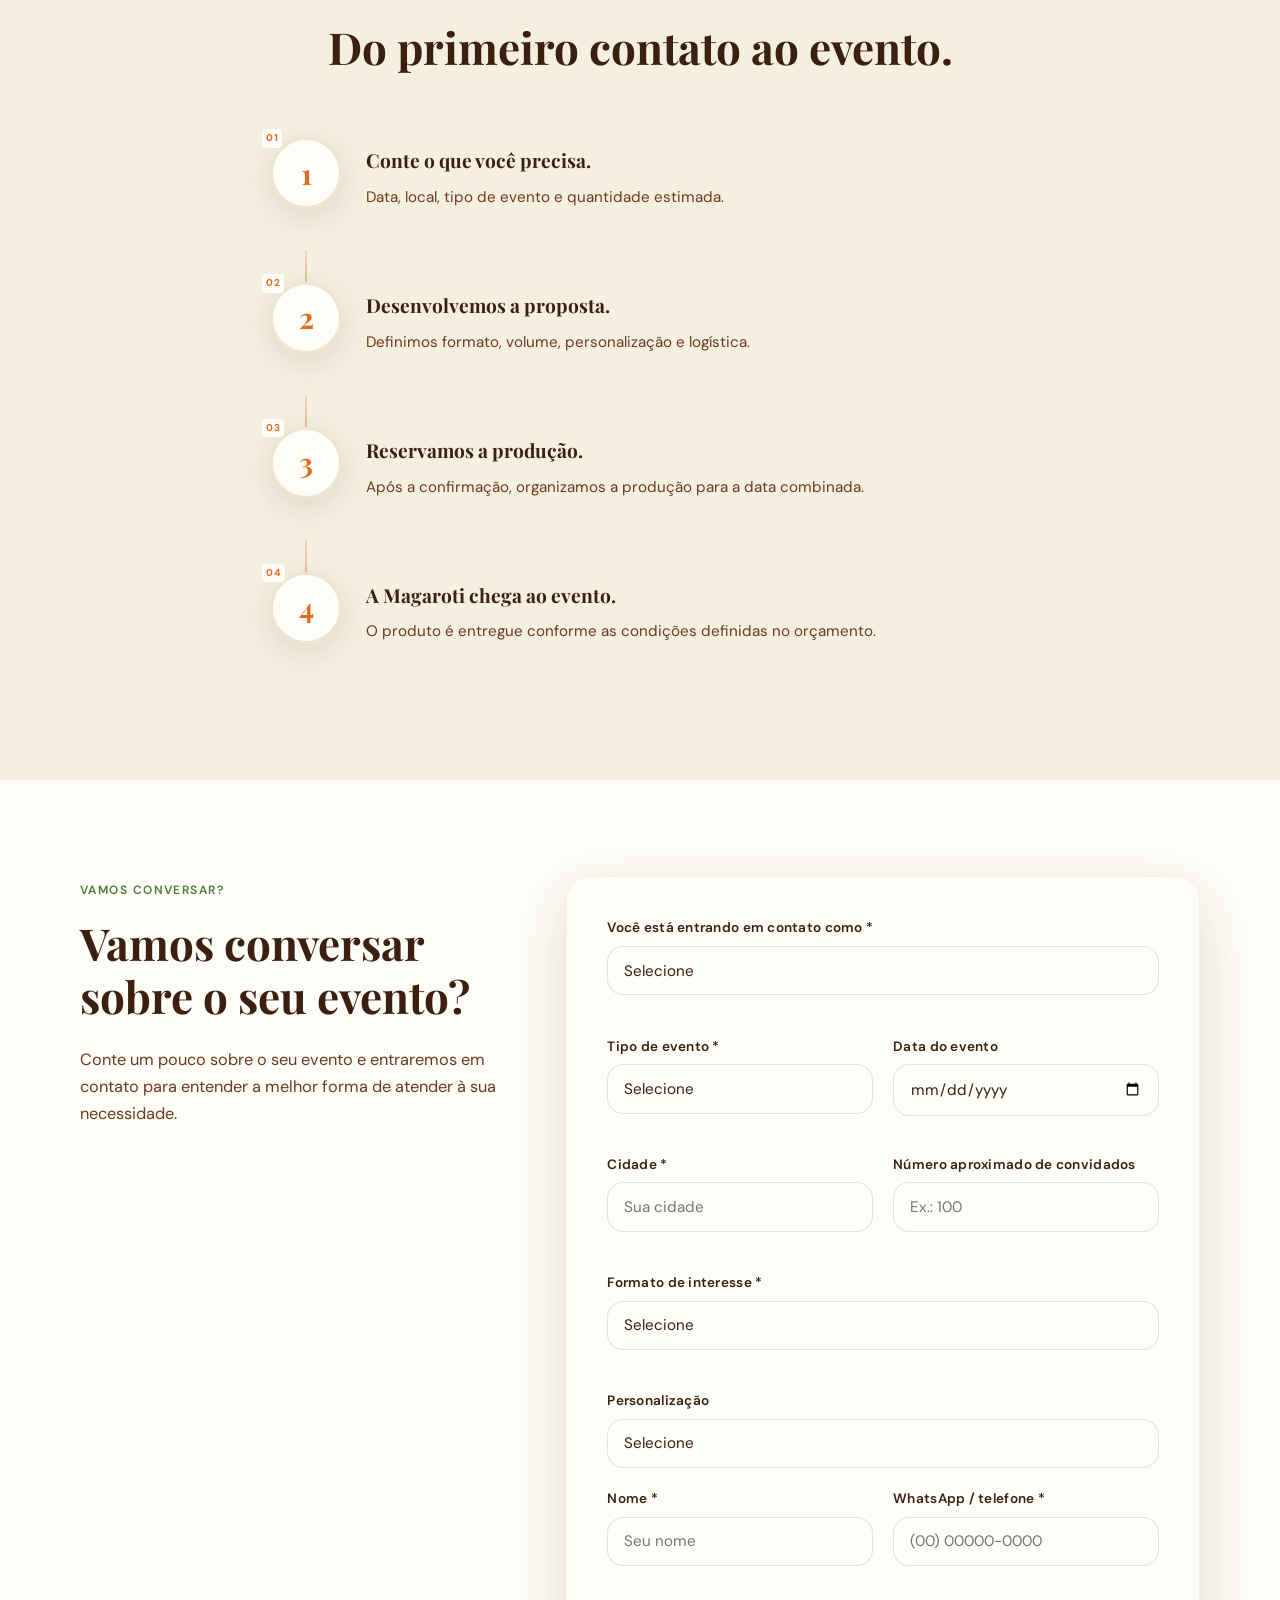
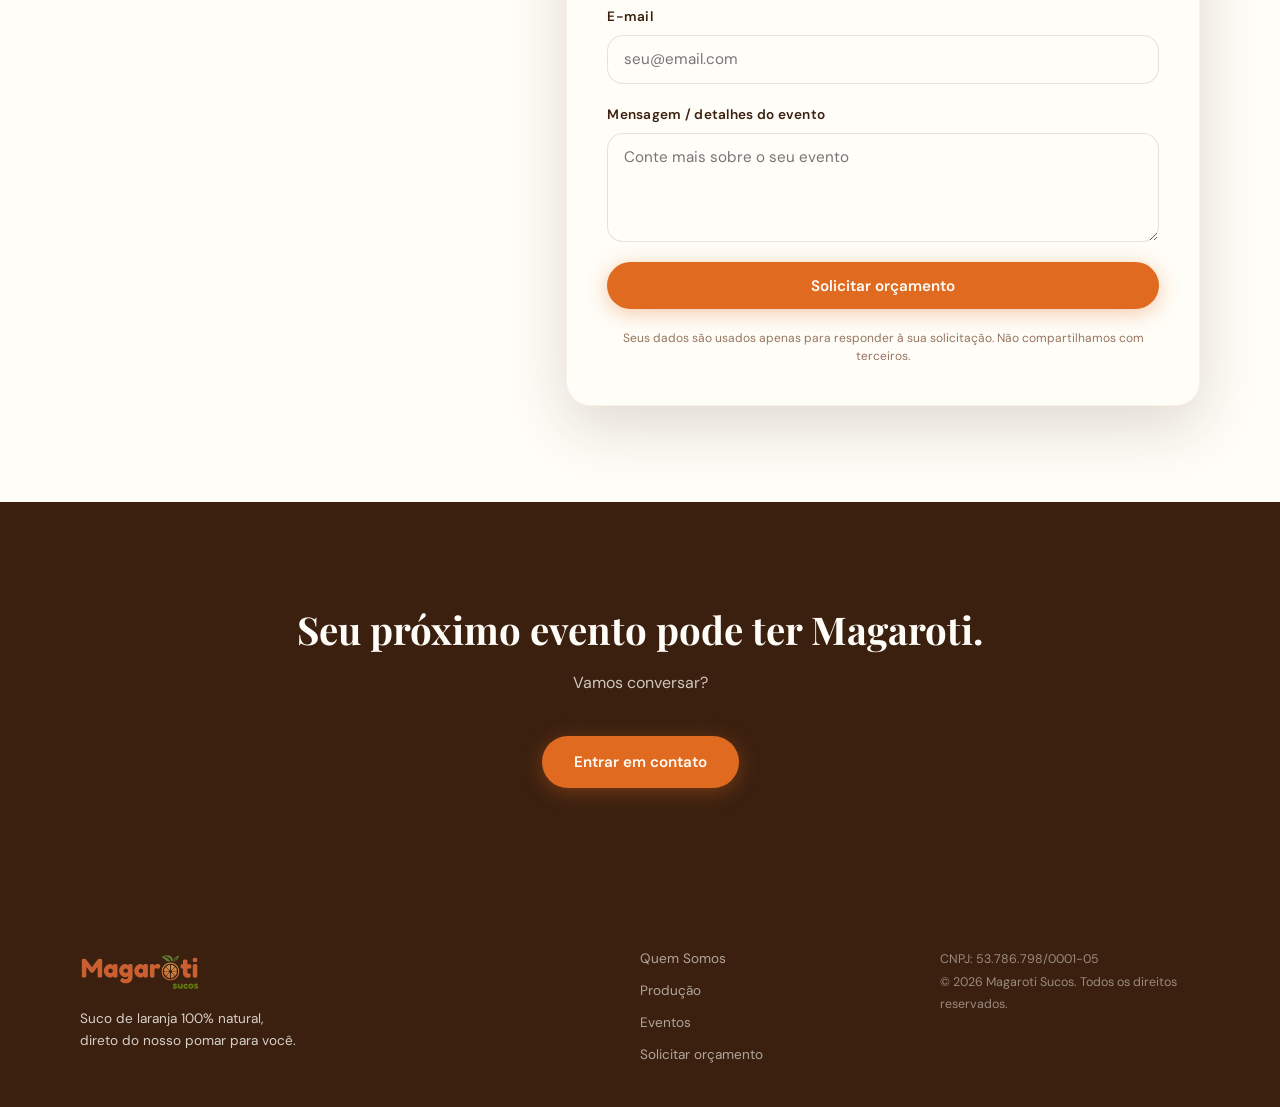
<file: eventos.html>
<!DOCTYPE html>
<html lang="pt-BR">
<head>
  <meta charset="UTF-8" />
  <meta name="viewport" content="width=device-width, initial-scale=1.0" />
  <title>Eventos & Parcerias | Magaroti Sucos</title>
  <meta name="description" content="Suco de laranja natural para casamentos, celebrações e eventos. Conheça as opções da Magaroti e solicite uma proposta para seu evento." />
  <link rel="stylesheet" href="styles.css" />
  <link rel="stylesheet" href="eventos.css" />
  <link rel="icon" href="img/favicon.svg" type="image/svg+xml">
  <link rel="preconnect" href="https://fonts.googleapis.com" />
  <link rel="preconnect" href="https://fonts.gstatic.com" crossorigin />
  <link href="https://fonts.googleapis.com/css2?family=Playfair+Display:wght@700;900&family=DM+Sans:wght@300;400;500;600&display=swap" rel="stylesheet" />
  <!-- Open Graph -->
  <meta property="og:title" content="Eventos & Parcerias | Magaroti Sucos">
  <meta property="og:description" content="Suco de laranja natural para casamentos, celebrações e eventos corporativos. Solicite uma proposta.">
  <meta property="og:image" content="https://imgur.com/0DsJSog">
  <meta property="og:type" content="website">
  <meta property="og:url" content="https://magarotinatural.com.br/eventos.html">
  <meta name="twitter:card" content="summary_large_image">
</head>
<body>

  <!-- ===== HEADER / NAV (reaproveitado do site principal) ===== -->
  <header class="header" id="header">
    <nav class="nav container">
      <a href="index.html" class="nav__logo" aria-label="Magaroti Sucos">
        <img src="img/logo.svg" alt="Logo da marca magaroti, nas cores laranja e verde, com a palavra 'Magaroti' em destaque e 'sucos' embaixo" class="nav__logo-img">
      </a>
      <ul class="nav__links" id="navLinks">
        <li><a href="index.html" class="nav__link">Início</a></li>
        <li><a href="index.html#sobre" class="nav__link">Quem Somos</a></li>
        <li><a href="index.html#processo" class="nav__link">Produção</a></li>
        <li><a href="eventos.html" class="nav__link nav__link--active">Eventos</a></li>
        <li><a href="index.html#depoimentos" class="nav__link">Depoimentos</a></li>
        <li><a href="#evt-orcamento" class="nav__link nav__link--cta">Solicitar orçamento</a></li>
      </ul>
      <button class="nav__hamburger" id="hamburger" aria-label="Menu" aria-expanded="false">
        <span></span><span></span><span></span>
      </button>
    </nav>
  </header>

  <main>

    <!-- ===== 01. HERO ===== -->
    <section class="evt-hero" id="evt-hero">
      <div class="hero__bg-shape"></div>
      <div class="hero__bg-circles">
        <div class="circle circle--1"></div>
        <div class="circle circle--2"></div>
        <div class="circle circle--3"></div>
      </div>
      <div class="container evt-hero__content">
        <div class="evt-hero__text">
          <span class="hero__badge">Suco natural para celebrações</span>
          <h1 class="hero__title">
            Magaroti<br />
            <em>para eventos.</em>
          </h1>
          <p class="evt-hero__headline">Naturalmente, parte da celebração.</p>
          <p class="hero__subtitle">
            Suco de laranja natural, produzido com laranjas do nosso próprio pomar e pensado para diferentes formatos de eventos.
          </p>
          <div class="hero__actions">
            <a href="#evt-orcamento" class="btn btn--primary" data-evt-perfil="cliente">Quero um orçamento</a>
            <a href="#evt-orcamento" class="btn btn--ghost" data-evt-perfil="parceiro">Quero ser parceiro</a>
          </div>
        </div>
        <div class="evt-hero__visual">
          <img style="border-radius: 10px;" src="img/Mesa de celebração natural ampliada.jpg" alt="">
        </div>
      </div>
    </section>

    <!-- ===== 02. PARA DIFERENTES MOMENTOS ===== -->
    <section class="section" id="evt-tipos">
      <div class="container">
        <div class="section-header">
          <span class="section-label">Ocasiões</span>
          <h2 class="section-title">Para diferentes momentos.</h2>
          <p class="section-desc">A Magaroti pode fazer parte de diferentes tipos de celebrações e encontros.</p>
        </div>
        <div class="evt-tipos__grid">
          <div class="evt-tipo-card">
            <h3>Casamentos</h3>
            <p>Recepção, brunch, café da manhã, mesa de bebidas ou serviço à mesa.</p>
          </div>
          <div class="evt-tipo-card">
            <h3>Aniversários & celebrações</h3>
            <p>Uma opção natural para compor a mesa e o serviço de bebidas.</p>
          </div>
          <div class="evt-tipo-card">
            <h3>Eventos corporativos</h3>
            <p>Reuniões, confraternizações, coffee breaks e encontros.</p>
          </div>
          <div class="evt-tipo-card">
            <h3>Buffets & espaços de eventos</h3>
            <p>Fornecimento para profissionais que desejam incorporar a Magaroti aos seus serviços.</p>
          </div>
          <div class="evt-tipo-card">
            <h3>Hotéis & hospedagem</h3>
            <p>Para cafés da manhã, recepção e experiências para hóspedes.</p>
          </div>
          <div class="evt-tipo-card">
            <h3>Projetos especiais</h3>
            <p>Soluções desenvolvidas conforme a necessidade de cada evento.</p>
          </div>
        </div>
      </div>
    </section>

    <!-- ===== 03. DUAS FORMAS DE SERVIR ===== -->
    <section class="section section--alt" id="evt-formatos">
      <div class="container">
        <div class="section-header">
          <span class="section-label">Formatos</span>
          <h2 class="section-title">Duas formas de levar a Magaroti para o seu evento.</h2>
        </div>
        <div class="evt-formatos__grid">

          <div class="evt-formato-card">
            <div class="evt-formato-card__img">
              
              <div class="evt-img-placeholder evt-img-placeholder--produto">
                <img style="width: 50%;" src="img/galao.png" alt="Galão de 10L">
                <span class="evt-img-placeholder__tag">Imagem ilustrativa</span>
              </div>
            </div>
            <div class="evt-formato-card__body">
              <span class="evt-formato-card__eyebrow">Praticidade para servir</span>
              <h3>Galão de 10 litros</h3>
              <p>Uma opção pensada para eventos que desejam oferecer suco natural em jarras, estações de bebidas ou serviço à mesa.</p>
              <ul class="evt-formato-card__lista">
                <li>10 litros</li>
                <li>Ideal para maior volume</li>
                <li>Indicado para servir em jarras ou recipientes do próprio evento</li>
                <li>Solução prática para buffets e eventos maiores</li>
              </ul>
              <a href="#evt-orcamento" class="btn btn--ghost" data-evt-formato="galao">Solicitar orçamento</a>
            </div>
          </div>

          <div class="evt-formato-card">
            <div class="evt-formato-card__img">
              <div class="evt-img-placeholder evt-img-placeholder--produto">
                <img style="width: 50%;" src="img/300ml.png" alt="Garrafinha de 300ml">
                <span class="evt-img-placeholder__tag">Imagem ilustrativa</span>
              </div>
            </div>
            <div class="evt-formato-card__body">
              <span class="evt-formato-card__eyebrow">Uma experiência personalizada</span>
              <h3>Garrafinhas individuais — 300 ml</h3>
              <p>Para eventos em que a apresentação também faz parte da experiência, as garrafinhas individuais podem receber uma identidade visual desenvolvida especialmente para a celebração.</p>
              <ul class="evt-formato-card__lista">
                <li>300 ml</li>
                <li>Apresentação individual</li>
                <li>Possibilidade de personalização</li>
                <li>Identidade visual desenvolvida de acordo com o evento</li>
                <li>Orçamento personalizado</li>
              </ul>
              <a href="#evt-orcamento" class="btn btn--primary" data-evt-formato="garrafinha">Quero personalizar</a>
            </div>
          </div>

        </div>
      </div>
    </section>

    <!-- ===== 04. PERSONALIZAÇÃO ===== -->
    <section class="section evt-personalizacao" id="evt-personalizacao">
      <div class="container evt-personalizacao__grid">
        <div class="evt-personalizacao__text">
          <span class="section-label">Personalização</span>
          <h2 class="section-title">Quando cada detalhe importa.</h2>
          <p>Para eventos que valorizam a apresentação, a Magaroti pode desenvolver uma identidade visual exclusiva para as garrafinhas de 300 ml.</p>
          <p class="evt-personalizacao__destaque">A bebida também pode fazer parte da identidade do evento.</p>
          <ul class="evt-personalizacao__lista">
            <li>Nomes dos noivos</li>
            <li>Data</li>
            <li>Monograma</li>
            <li>Cores da celebração</li>
            <li>Identidade visual já criada para o evento</li>
            <li>Referências fornecidas pelos noivos ou organizador</li>
          </ul>
          <span class="evt-tag-orcamento">Personalização sob orçamento</span>
          <a href="#evt-orcamento" class="btn btn--primary" data-evt-formato="garrafinha">Quero personalizar</a>
        </div>
        <div class="evt-personalizacao__visual">
         <img src="img/garrafinha-etiqueta-obrigado.png" alt="">
        </div>
      </div>
    </section>

    <!-- ===== 05. GALERIA DE INSPIRAÇÕES ===== -->
    <section class="section section--alt" id="evt-galeria">
      <div class="container">
        <div class="section-header">
          <span class="section-label">Inspirações</span>
          <h2 class="section-title">Possibilidades de personalização.</h2>
        </div>
        <div class="evt-galeria__grid">
          <div class="evt-galeria__item">
            <img src="img/garrafinha-etiqueta-ana-lucas.png" alt="">
          </div>
          <div class="evt-galeria__item">
            <img src="img/garrafinha-etiqueta-com-carinho.png" alt="">
          </div>
          <div class="evt-galeria__item">
            <img src="img/garrafinha-etiqueta-obrigado.png" alt="">
          </div>
          <div class="evt-galeria__item">
            <img src="img/garrafinha-etiqueta-samuel-sophia.png" alt="">
          </div>
        </div>
        <p class="evt-galeria__nota">As imagens apresentadas são referências de possibilidades de personalização. Cada projeto é desenvolvido individualmente e está sujeito a orçamento.</p>
      </div>
    </section>

    <!-- ===== 06. ORIGEM / POMAR ===== -->
    <section class="section evt-pomar" id="evt-pomar">
      <div class="container evt-pomar__grid">
        <div class="evt-pomar__img-wrap">
          <!-- IMAGEM POMAR — SUBSTITUIR AQUI -->
          <img style="width: 80%; border-radius: var(--radius-lg);" src="img/pai.jpeg" alt="Pomar de laranjas da Magaroti">
        </div>
        <div class="evt-pomar__text">
          <span class="section-label">Origem</span>
          <h2 class="section-title">Do nosso pomar para a sua celebração.</h2>
          <p>Trabalhamos com laranjas provenientes do nosso próprio pomar, colhidas e espremidas com o mesmo cuidado que aplicamos em cada entrega do dia a dia — agora, também pensado para o formato de eventos.</p>
        </div>
      </div>
    </section>

    <!-- ===== 07. PARCERIA COM PROFISSIONAIS ===== -->
    <section class="section section--alt" id="evt-parceria">
      <div class="container">
        <div class="section-header">
          <span class="section-label">Para profissionais</span>
          <h2 class="section-title">Você organiza. A Magaroti fornece.</h2>
          <p class="section-desc">Organizadores, cerimonialistas, buffets, espaços de eventos e outros profissionais podem contar com condições comerciais específicas para incorporar a Magaroti aos seus eventos.</p>
        </div>
        <div class="evt-parceria__grid">
          <div class="evt-parceria-card">
            <h3>Condições comerciais</h3>
            <p>Condições diferenciadas podem ser avaliadas de acordo com volume, formato e necessidade do evento.</p>
          </div>
          <div class="evt-parceria-card">
            <h3>Fornecimento planejado</h3>
            <p>A produção é organizada de acordo com a necessidade e a data do evento.</p>
          </div>
          <div class="evt-parceria-card">
            <h3>Atendimento direto</h3>
            <p>Um contato direto com a Magaroti para facilitar orçamento, planejamento e acompanhamento do pedido.</p>
          </div>
        </div>
        <div class="evt-parceria__cta">
          <a href="#evt-orcamento" class="btn btn--primary" data-evt-perfil="parceiro">Quero ser parceiro</a>
        </div>
      </div>
    </section>

    <!-- ===== 08. CONDIÇÕES ESPECIAIS (sem preços públicos) ===== -->
    <section class="section evt-condicoes" id="evt-condicoes">
      <div class="container evt-condicoes__box">
        <h2 class="section-title">Condições especiais para parceiros</h2>
        <p>Profissionais de eventos podem solicitar condições comerciais diferenciadas conforme o volume e o formato de fornecimento.</p>
        <a href="#evt-orcamento" class="btn btn--primary" data-evt-perfil="parceiro">Solicitar condições</a>
      </div>
    </section>

    <!-- ===== 09. COMO FUNCIONA ===== -->
    <section class="section section--alt" id="evt-como-funciona">
      <div class="container">
        <div class="section-header">
          <span class="section-label">Passo a passo</span>
          <h2 class="section-title">Do primeiro contato ao evento.</h2>
        </div>
        <div class="steps evt-steps">
          <div class="step" data-step="01">
            <div class="step__icon">1</div>
            <div class="step__content">
              <h3>Conte o que você precisa.</h3>
              <p>Data, local, tipo de evento e quantidade estimada.</p>
            </div>
          </div>
          <div class="step__connector"></div>
          <div class="step" data-step="02">
            <div class="step__icon">2</div>
            <div class="step__content">
              <h3>Desenvolvemos a proposta.</h3>
              <p>Definimos formato, volume, personalização e logística.</p>
            </div>
          </div>
          <div class="step__connector"></div>
          <div class="step" data-step="03">
            <div class="step__icon">3</div>
            <div class="step__content">
              <h3>Reservamos a produção.</h3>
              <p>Após a confirmação, organizamos a produção para a data combinada.</p>
            </div>
          </div>
          <div class="step__connector"></div>
          <div class="step" data-step="04">
            <div class="step__icon">4</div>
            <div class="step__content">
              <h3>A Magaroti chega ao evento.</h3>
              <p>O produto é entregue conforme as condições definidas no orçamento.</p>
            </div>
          </div>
        </div>
      </div>
    </section>

    <!-- ===== 10. ORÇAMENTO (FORMULÁRIO) ===== -->
    <section class="section evt-orcamento" id="evt-orcamento">
      <div class="container evt-orcamento__grid">
        <div class="evt-orcamento__info">
          <span class="section-label">Vamos conversar?</span>
          <h2 class="section-title">Vamos conversar sobre o seu evento?</h2>
          <p>Conte um pouco sobre o seu evento e entraremos em contato para entender a melhor forma de atender à sua necessidade.</p>
        </div>

        <div class="evt-orcamento__form-wrap">
          <form class="form" id="evtForm" novalidate>

            <div class="form__group">
              <label class="form__label" for="evtPerfil">Você está entrando em contato como *</label>
              <select class="form__input form__select" id="evtPerfil" name="perfil" required>
                <option value="" disabled selected>Selecione</option>
                <option value="Organizador/cerimonialista">Organizador / cerimonialista</option>
                <option value="Buffet/espaço de eventos">Buffet / espaço de eventos</option>
                <option value="Empresa">Empresa</option>
                <option value="Noivo(a)/cliente final">Noivo(a) / cliente final</option>
                <option value="Outro">Outro</option>
              </select>
              <span class="form__error" id="evtErroPerfil"></span>
            </div>

            <div class="evt-form__cols">
              <div class="form__group">
                <label class="form__label" for="evtTipoEvento">Tipo de evento *</label>
                <select class="form__input form__select" id="evtTipoEvento" name="tipoEvento" required>
                  <option value="" disabled selected>Selecione</option>
                  <option value="Casamento">Casamento</option>
                  <option value="Aniversário">Aniversário</option>
                  <option value="Evento corporativo">Evento corporativo</option>
                  <option value="Festa/celebração">Festa / celebração</option>
                  <option value="Outro">Outro</option>
                </select>
                <span class="form__error" id="evtErroTipoEvento"></span>
              </div>

              <div class="form__group">
                <label class="form__label" for="evtData">Data do evento</label>
                <input class="form__input" type="date" id="evtData" name="dataEvento" />
              </div>
            </div>

            <div class="evt-form__cols">
              <div class="form__group">
                <label class="form__label" for="evtCidade">Cidade *</label>
                <input class="form__input" type="text" id="evtCidade" name="cidade" placeholder="Sua cidade" required />
                <span class="form__error" id="evtErroCidade"></span>
              </div>

              <div class="form__group">
                <label class="form__label" for="evtConvidados">Número aproximado de convidados</label>
                <input class="form__input" type="number" id="evtConvidados" name="convidados" placeholder="Ex.: 100" min="1" />
              </div>
            </div>

            <div class="form__group">
              <label class="form__label" for="evtFormato">Formato de interesse *</label>
              <select class="form__input form__select" id="evtFormato" name="formato" required>
                <option value="" disabled selected>Selecione</option>
                <option value="Galão de 10 litros">Galão de 10 litros</option>
                <option value="Garrafinhas personalizadas de 300 ml">Garrafinhas personalizadas de 300 ml</option>
                <option value="Ambos">Ambos</option>
                <option value="Ainda não sei">Ainda não sei</option>
              </select>
              <span class="form__error" id="evtErroFormato"></span>
            </div>

            <div class="form__group">
              <label class="form__label" for="evtPersonalizacao">Personalização</label>
              <select class="form__input form__select" id="evtPersonalizacao" name="personalizacao">
                <option value="" disabled selected>Selecione</option>
                <option value="Sim">Sim</option>
                <option value="Não">Não</option>
                <option value="Quero conhecer as possibilidades">Quero conhecer as possibilidades</option>
              </select>
            </div>

            <div class="evt-form__cols">
              <div class="form__group">
                <label class="form__label" for="evtNome">Nome *</label>
                <input class="form__input" type="text" id="evtNome" name="nome" placeholder="Seu nome" required />
                <span class="form__error" id="evtErroNome"></span>
              </div>

              <div class="form__group">
                <label class="form__label" for="evtTelefone">WhatsApp / telefone *</label>
                <input class="form__input" type="tel" id="evtTelefone" name="telefone" placeholder="(00) 00000-0000" required />
                <span class="form__error" id="evtErroTelefone"></span>
              </div>
            </div>

            <div class="form__group">
              <label class="form__label" for="evtEmail">E-mail</label>
              <input class="form__input" type="email" id="evtEmail" name="email" placeholder="seu@email.com" />
            </div>

            <div class="form__group">
              <label class="form__label" for="evtMensagem">Mensagem / detalhes do evento</label>
              <textarea class="form__input form__textarea" id="evtMensagem" name="mensagem" placeholder="Conte mais sobre o seu evento" rows="4"></textarea>
            </div>

            <button type="submit" class="btn btn--primary btn--full" id="evtSubmitBtn">
              <span id="evtBtnText">Solicitar orçamento</span>
            </button>
            <p class="form__privacy">Seus dados são usados apenas para responder à sua solicitação. Não compartilhamos com terceiros.</p>
          </form>

          <!-- Mensagem de sucesso (oculta por padrão) -->
          <div class="form__success" id="evtFormSuccess" hidden>
            <h3>Solicitação recebida!</h3>
            <p>Obrigado! Vamos entrar em contato para conversar sobre o seu evento.</p>
            <button class="btn btn--ghost" id="evtNovaSolicitacao">Enviar outra solicitação</button>
          </div>
        </div>
      </div>
    </section>

    <!-- ===== 11. CTA FINAL ===== -->
    <section class="evt-cta-final">
      <div class="container evt-cta-final__box">
        <h2>Seu próximo evento pode ter Magaroti.</h2>
        <p>Vamos conversar?</p>
        <a href="#evt-orcamento" class="btn btn--primary">Entrar em contato</a>
      </div>
    </section>

  </main>

  <!-- ===== FOOTER (reaproveitado do site principal) ===== -->
  <footer class="footer">
    <div class="container footer__content">
      <div class="footer__brand">
        <img src="img/logo.svg" alt="Logo da marca magaroti, nas cores laranja e verde, com a palavra 'Magaroti' em destaque e 'sucos' embaixo" class="nav__logo-img">
        <p>Suco de laranja 100% natural,<br/>direto do nosso pomar para você.</p>
      </div>
      <div class="footer__links">
        <nav aria-label="Menu rodapé">
          <a href="index.html#sobre">Quem Somos</a>
          <a href="index.html#processo">Produção</a>
          <a href="eventos.html">Eventos</a>
          <a href="#evt-orcamento">Solicitar orçamento</a>
        </nav>
      </div>
      <div class="footer__legal">
        <p>CNPJ: 53.786.798/0001-05</p>
        <p>&copy; <span id="anoAtual"></span> Magaroti Sucos. Todos os direitos reservados.</p>
      </div>
    </div>
  </footer>

  <a href="https://wa.me/5517997368540?text=Olá!%20Gostaria%20de%20falar%20sobre%20suco%20de%20laranja%20natural%20para%20um%20evento%20🍊" 
   class="whatsapp-float" 
   target="_blank" rel="noopener">
  💬
  </a>

  <script src="script.js"></script>
  <script src="eventos.js"></script>

</body>
</html>
</file>
<file: styles.css>
/* =============================================
   MAGAROTI SUCOS — styles.css
   Paleta baseada na etiqueta do produto
   ============================================= */

/* ===== TOKENS DE DESIGN ===== */
:root {
  /* Cores extraídas da etiqueta */
  --laranja:        #C95A1E;   /* laranja principal (texto logo) */
  --laranja-vivo:   #E06B20;   /* laranja para CTAs / acentos */
  --laranja-claro:  #F5A55A;   /* laranja suave */
  --verde:          #4A7C3F;   /* verde das folhas */
  --verde-claro:    #6A9E5A;   /* verde mais suave */
  --creme:          #F5EFE0;   /* fundo bege da etiqueta */
  --creme-escuro:   #EDE5D0;   /* variação mais escura do creme */
  --marrom:         #3B2010;   /* texto escuro */
  --marrom-mid:     #6B3A1F;   /* texto médio */
  --branco:         #FFFDF7;   /* branco levemente quente */

  /* Tipografia */
  --font-display: 'Playfair Display', Georgia, serif;
  --font-body:    'DM Sans', 'Segoe UI', sans-serif;

  /* Espaçamentos */
  --space-xs:  0.5rem;
  --space-sm:  1rem;
  --space-md:  1.5rem;
  --space-lg:  2.5rem;
  --space-xl:  4rem;
  --space-2xl: 6rem;

  /* Border-radius */
  --radius-sm:   8px;
  --radius-md:   16px;
  --radius-lg:   24px;
  --radius-full: 999px;

  /* Sombras */
  --shadow-sm:  0 2px 8px rgba(59,32,16,.08);
  --shadow-md:  0 8px 32px rgba(59,32,16,.12);
  --shadow-lg:  0 20px 60px rgba(59,32,16,.16);

  /* Transições */
  --ease: cubic-bezier(.4, 0, .2, 1);
  --duration: 280ms;
}

/* ===== RESET & BASE ===== */
*, *::before, *::after { box-sizing: border-box; margin: 0; padding: 0; }

html {
  scroll-behavior: smooth;
  font-size: 16px;
}

body {
  font-family: var(--font-body);
  background-color: var(--branco);
  color: var(--marrom);
  line-height: 1.65;
  overflow-x: hidden;
  -webkit-font-smoothing: antialiased;
}

img { max-width: 100%; height: auto; display: block; }
a  { color: inherit; text-decoration: none; }
ul { list-style: none; }
button { cursor: pointer; border: none; background: none; font-family: var(--font-body); }

/* ===== LAYOUT ===== */
.container {
  max-width: 1160px;
  margin: 0 auto;
  padding: 0 1.25rem;
}

.section {
  padding: var(--space-2xl) 0;
}

.section--alt {
  background-color: var(--creme);
}

/* ===== TIPOGRAFIA COMPARTILHADA ===== */
.section-label {
  display: inline-block;
  font-size: .75rem;
  font-weight: 600;
  letter-spacing: .12em;
  text-transform: uppercase;
  color: var(--verde);
  margin-bottom: var(--space-sm);
}

.section-title {
  font-family: var(--font-display);
  font-size: clamp(1.75rem, 4vw, 2.75rem);
  font-weight: 700;
  line-height: 1.2;
  color: var(--marrom);
  margin-bottom: var(--space-md);
}

.section-desc {
  font-size: 1.1rem;
  color: var(--marrom-mid);
  max-width: 560px;
  margin: 0 auto;
}

.section-header {
  text-align: center;
  margin-bottom: var(--space-xl);
}

/* ===== BOTÕES ===== */
.btn {
  display: inline-flex;
  align-items: center;
  gap: .5rem;
  padding: .85rem 2rem;
  border-radius: var(--radius-full);
  font-size: .95rem;
  font-weight: 600;
  transition: transform var(--duration) var(--ease),
              box-shadow var(--duration) var(--ease),
              background var(--duration) var(--ease);
}

.btn--primary {
  background: var(--laranja-vivo);
  color: var(--branco);
  box-shadow: 0 4px 20px rgba(224,107,32,.35);
}
.btn--primary:hover {
  background: var(--laranja);
  transform: translateY(-2px);
  box-shadow: 0 8px 28px rgba(224,107,32,.45);
}

.btn--ghost {
  background: transparent;
  color: var(--laranja-vivo);
  border: 2px solid var(--laranja-vivo);
}
.btn--ghost:hover {
  background: var(--laranja-vivo);
  color: var(--branco);
  transform: translateY(-2px);
}

.btn--whatsapp {
  background: #25D366;
  color: #fff;
  box-shadow: 0 4px 16px rgba(37,211,102,.3);
}
.btn--whatsapp:hover {
  background: #1DAA56;
  transform: translateY(-2px);
}

.btn--full { width: 100%; justify-content: center; }


/* =========================================
   HEADER / NAV
   ========================================= */
.header {
  position: fixed;
  top: 0;
  left: 0;
  right: 0;
  z-index: 100;
  padding: .9rem 0;
  background: rgba(255,253,247,.85);
  backdrop-filter: blur(12px);
  -webkit-backdrop-filter: blur(12px);
  border-bottom: 1px solid rgba(201,90,30,.1);
  transition: box-shadow var(--duration) var(--ease),
              padding var(--duration) var(--ease);
}

.header.scrolled {
  box-shadow: var(--shadow-md);
  padding: .6rem 0;
}

.nav {
  display: flex;
  align-items: center;
  justify-content: space-between;
  gap: 1rem;
}

.nav__logo {
  display: flex;
  align-items: baseline;
  gap: .3rem;
}

.nav__logo-img{
  width: 120px;
  height: auto;
}

.logo-text {
  font-family: var(--font-display);
  font-size: 1.5rem;
  font-weight: 900;
  color: var(--laranja);
  line-height: 1;
}

.logo-sub {
  font-size: .8rem;
  font-weight: 600;
  color: var(--verde);
  letter-spacing: .05em;
  text-transform: lowercase;
}

.nav__links {
  display: flex;
  align-items: center;
  gap: 2rem;
}

.nav__link {
  font-size: .9rem;
  font-weight: 500;
  color: var(--marrom-mid);
  transition: color var(--duration) var(--ease);
  position: relative;
}

.nav__link::after {
  content: '';
  position: absolute;
  bottom: -3px;
  left: 0; right: 0;
  height: 2px;
  background: var(--laranja-vivo);
  border-radius: 2px;
  transform: scaleX(0);
  transition: transform var(--duration) var(--ease);
}

.nav__link:hover { color: var(--laranja-vivo); }
.nav__link:hover::after { transform: scaleX(1); }

.nav__link--cta {
  background: var(--laranja-vivo);
  color: var(--branco) !important;
  padding: .5rem 1.25rem;
  border-radius: var(--radius-full);
  font-weight: 600;
  transition: background var(--duration) var(--ease),
              transform var(--duration) var(--ease);
}
.nav__link--cta::after { display: none; }
.nav__link--cta:hover { background: var(--laranja); transform: translateY(-1px); }

.nav__hamburger {
  display: none;
  flex-direction: column;
  gap: 5px;
  width: 28px;
  padding: 4px;
}
.nav__hamburger span {
  display: block;
  height: 2px;
  background: var(--marrom);
  border-radius: 2px;
  transition: transform var(--duration) var(--ease), opacity var(--duration) var(--ease);
}
.nav__hamburger.open span:nth-child(1) { transform: translateY(7px) rotate(45deg); }
.nav__hamburger.open span:nth-child(2) { opacity: 0; }
.nav__hamburger.open span:nth-child(3) { transform: translateY(-7px) rotate(-45deg); }


/* =========================================
   HERO
   ========================================= */
.hero {
  min-height: 100svh;
  padding-top: 6rem;
  padding-bottom: var(--space-xl);
  position: relative;
  display: flex;
  align-items: center;
  overflow: hidden;
}

.hero__bg-shape {
  position: absolute;
  inset: 0;
  background: radial-gradient(ellipse 80% 70% at 70% 50%, #FBE8D3 0%, transparent 70%);
  pointer-events: none;
}

/* Círculos decorativos de fundo */
.hero__bg-circles { position: absolute; inset: 0; pointer-events: none; }

.circle {
  position: absolute;
  border-radius: 50%;
  opacity: .06;
  background: var(--laranja-vivo);
}
.circle--1 { width: 600px; height: 600px; right: -100px; top: -120px; }
.circle--2 { width: 350px; height: 350px; right: 200px; bottom: -80px; opacity: .04; background: var(--verde); }
.circle--3 { width: 200px; height: 200px; left: 10%; top: 20%; opacity: .05; }

.hero__content {
  display: grid;
  grid-template-columns: 1fr 1fr;
  gap: var(--space-xl);
  align-items: center;
  position: relative;
  z-index: 1;
}

.hero__badge {
  display: inline-block;
  background: rgba(74,124,63,.1);
  color: var(--verde);
  border: 1px solid rgba(74,124,63,.25);
  padding: .4rem 1rem;
  border-radius: var(--radius-full);
  font-size: .8rem;
  font-weight: 600;
  letter-spacing: .05em;
  margin-bottom: var(--space-md);
}

.hero__title {
  font-family: var(--font-display);
  font-size: clamp(2.2rem, 5vw, 3.8rem);
  font-weight: 900;
  line-height: 1.1;
  color: var(--marrom);
  margin-bottom: var(--space-md);
}

.hero__title em {
  font-style: italic;
  color: var(--laranja);
}

.hero__subtitle {
  font-size: 1.1rem;
  color: var(--marrom-mid);
  max-width: 500px;
  margin-bottom: var(--space-lg);
  line-height: 1.7;
}

.hero__actions {
  display: flex;
  gap: 1rem;
  flex-wrap: wrap;
  margin-bottom: var(--space-lg);
}

.hero__trust {
  display: flex;
  align-items: center;
  gap: 1.5rem;
  padding: 1.25rem 1.5rem;
  background: var(--branco);
  border-radius: var(--radius-lg);
  box-shadow: var(--shadow-sm);
  border: 1px solid rgba(201,90,30,.08);
  width: fit-content;
}

.trust-item {
  display: flex;
  flex-direction: column;
  align-items: center;
}
.trust-item strong {
  font-family: var(--font-display);
  font-size: 1.4rem;
  font-weight: 700;
  color: var(--laranja);
}
.trust-item span {
  font-size: .72rem;
  color: var(--marrom-mid);
  text-transform: uppercase;
  letter-spacing: .08em;
  font-weight: 500;
}

.trust-divider {
  width: 1px;
  height: 36px;
  background: rgba(201,90,30,.15);
}

/* Garrafa / Visual Hero */
.hero__visual {
  display: flex;
  justify-content: center;
  align-items: center;
}

.hero__visual img {
  width: 420px;
  height: auto;
  animation: float 4s ease-in-out infinite;
}

.hero__bottle-wrap {
  position: relative;
  display: flex;
  justify-content: center;
}

.hero__bottle {
  width: 180px;
  height: 400px;
  background: linear-gradient(165deg, #FFF3E0 0%, #FFCC80 40%, #FF8F00 75%, #E65100 100%);
  border-radius: 60px 60px 40px 40px;
  box-shadow: 0 30px 80px rgba(201,90,30,.3), inset 0 2px 6px rgba(255,255,255,.4);
  position: relative;
  display: flex;
  align-items: center;
  justify-content: center;
  animation: float 4s ease-in-out infinite;
}

.hero__bottle::before {
  content: '';
  position: absolute;
  top: -28px;
  left: 50%;
  transform: translateX(-50%);
  width: 56px;
  height: 36px;
  background: linear-gradient(to bottom, #FFD0A0, #FFAA60);
  border-radius: 12px 12px 0 0;
  box-shadow: inset 0 1px 3px rgba(255,255,255,.3);
}

.bottle-label {
  background: rgba(245,239,224,.95);
  border-radius: 12px;
  padding: 1rem .75rem;
  text-align: center;
  width: 130px;
  box-shadow: 0 2px 8px rgba(59,32,16,.1);
}

.label-brand {
  display: block;
  font-family: var(--font-display);
  font-size: 1.1rem;
  font-weight: 900;
  color: var(--laranja);
  line-height: 1;
}

.label-type {
  display: block;
  font-size: .65rem;
  color: var(--marrom-mid);
  font-weight: 500;
  margin-top: .25rem;
  text-transform: uppercase;
  letter-spacing: .06em;
}

.label-size {
  display: block;
  font-size: .7rem;
  color: var(--marrom);
  font-weight: 600;
  margin-top: .5rem;
}

/* Emojis flutuantes decorativos */
.hero__slice {
  position: absolute;
  font-size: 2rem;
  animation: float 3s ease-in-out infinite;
  pointer-events: none;
}

.hero__slice--1 { right: -20px; top: 20%; animation-delay: .5s; }
.hero__slice--2 { left: -10px; top: 40%; animation-delay: 1s; font-size: 1.4rem; }
.hero__slice--3 { right: 10px; bottom: 20%; animation-delay: 1.5s; font-size: 1.2rem; }

/* Indicador de scroll */
.hero__scroll-indicator {
  position: absolute;
  bottom: 2rem;
  left: 50%;
  transform: translateX(-50%);
  display: flex;
  flex-direction: column;
  align-items: center;
  gap: .5rem;
  opacity: .5;
  font-size: .75rem;
  letter-spacing: .1em;
  text-transform: uppercase;
  color: var(--marrom-mid);
}

.scroll-arrow {
  width: 20px;
  height: 20px;
  border-right: 2px solid var(--laranja);
  border-bottom: 2px solid var(--laranja);
  transform: rotate(45deg);
  animation: bounce 1.8s ease-in-out infinite;
}

@keyframes float {
  0%, 100% { transform: translateY(0); }
  50%       { transform: translateY(-14px); }
}

@keyframes bounce {
  0%, 100% { transform: rotate(45deg) translateY(0); }
  50%       { transform: rotate(45deg) translateY(5px); }
}


/* =========================================
   SOBRE
   ========================================= */
.sobre__grid {
  display: grid;
  grid-template-columns: 1fr 1.3fr;
  gap: var(--space-xl);
  align-items: center;
}

.sobre__img-wrap {
  position: relative;
}

.sobre__img-placeholder {
  height: 420px;
  background: linear-gradient(135deg, var(--verde-claro) 0%, var(--verde) 60%, #2D5A23 100%);
  border-radius: var(--radius-lg);
  display: flex;
  flex-direction: column;
  align-items: center;
  justify-content: center;
  gap: 1rem;
  box-shadow: var(--shadow-lg);
  overflow: hidden;
  position: relative;
}

.sobre__img-placeholder::after {
  content: '';
  position: absolute;
  inset: 0;
  background: radial-gradient(circle at 30% 30%, rgba(255,255,255,.15), transparent 60%);
}

.placeholder-icon {
  font-size: 5rem;
  filter: drop-shadow(0 4px 12px rgba(0,0,0,.2));
}

.sobre__img-placeholder span {
  font-size: .85rem;
  color: rgba(255,255,255,.8);
  letter-spacing: .1em;
  text-transform: uppercase;
  font-weight: 500;
}

.sobre__badge-float {
  position: absolute;
  bottom: -20px;
  right: -20px;
  background: var(--laranja-vivo);
  color: var(--branco);
  width: 110px;
  height: 110px;
  border-radius: 50%;
  display: flex;
  flex-direction: column;
  align-items: center;
  justify-content: center;
  box-shadow: 0 8px 24px rgba(224,107,32,.35);
  text-align: center;
}

.badge-number {
  font-family: var(--font-display);
  font-size: 1.8rem;
  font-weight: 900;
  line-height: 1;
}

.badge-label {
  font-size: .62rem;
  font-weight: 500;
  line-height: 1.3;
  opacity: .9;
}

.sobre__text p {
  color: var(--marrom-mid);
  margin-bottom: var(--space-sm);
  font-size: 1.02rem;
}

.sobre__pilares {
  margin-top: var(--space-lg);
  display: flex;
  flex-direction: column;
  gap: 1rem;
}

.pilar {
  display: flex;
  align-items: center;
  gap: 1rem;
  padding: 1rem 1.25rem;
  background: var(--creme);
  border-radius: var(--radius-md);
  border-left: 3px solid var(--laranja);
}

.pilar__icon {
  font-size: 1.5rem;
  flex-shrink: 0;
}

.pilar strong {
  display: block;
  font-weight: 600;
  color: var(--marrom);
  font-size: .95rem;
}

.pilar span {
  font-size: .8rem;
  color: var(--marrom-mid);
}


/* =========================================
   PROCESSO
   ========================================= */
.steps {
  display: flex;
  flex-direction: column;
  gap: 0;
  max-width: 740px;
  margin: 0 auto;
  position: relative;
}

.step {
  display: grid;
  grid-template-columns: 72px 1fr;
  gap: 1.5rem;
  align-items: start;
  position: relative;
}

.step__icon {
  width: 72px;
  height: 72px;
  background: var(--branco);
  border-radius: 50%;
  display: flex;
  align-items: center;
  justify-content: center;
  font-size: 1.8rem;
  box-shadow: var(--shadow-md);
  flex-shrink: 0;
  position: relative;
  z-index: 1;
  border: 3px solid var(--creme-escuro);
  transition: border-color var(--duration) var(--ease), transform var(--duration) var(--ease);
}

.step:hover .step__icon {
  border-color: var(--laranja-claro);
  transform: scale(1.08);
}

.step__content {
  padding: .5rem 0 2.5rem;
}

.step__content h3 {
  font-family: var(--font-display);
  font-size: 1.2rem;
  font-weight: 700;
  color: var(--marrom);
  margin-bottom: .5rem;
}

.step__content p {
  color: var(--marrom-mid);
  font-size: .95rem;
}

.step[data-step]::before {
  content: attr(data-step);
  position: absolute;
  top: -8px;
  left: -8px;
  font-size: .62rem;
  font-weight: 700;
  color: var(--laranja-vivo);
  letter-spacing: .06em;
  background: var(--branco);
  padding: 1px 4px;
  border-radius: 4px;
  z-index: 2;
}

.step__connector {
  width: 2px;
  height: 2rem;
  background: linear-gradient(to bottom, var(--laranja-claro), var(--laranja));
  margin-left: 35px;
  opacity: .35;
}


/* =========================================
   DIFERENCIAIS
   ========================================= */
.diferenciais__grid {
  display: grid;
  grid-template-columns: repeat(3, 1fr);
  gap: 1.5rem;
}

.diferencial {
  background: var(--creme);
  border-radius: var(--radius-lg);
  padding: 2rem 1.5rem;
  border: 1px solid rgba(201,90,30,.08);
  transition: transform var(--duration) var(--ease),
              box-shadow var(--duration) var(--ease),
              border-color var(--duration) var(--ease);
}

.diferencial:hover {
  transform: translateY(-6px);
  box-shadow: var(--shadow-md);
  border-color: rgba(201,90,30,.2);
}

.diferencial__icon {
  font-size: 2.2rem;
  margin-bottom: 1rem;
}

.diferencial h3 {
  font-family: var(--font-display);
  font-size: 1.1rem;
  font-weight: 700;
  color: var(--marrom);
  margin-bottom: .5rem;
}

.diferencial p {
  font-size: .9rem;
  color: var(--marrom-mid);
  line-height: 1.6;
}


/* =========================================
   GALERIA
   ========================================= */
.galeria__grid {
  display: flex;
  justify-content: center;
}

.galeria__item {
  border-radius: var(--radius-lg);
  overflow: hidden;
  position: relative;
  cursor: pointer;
  transition: transform var(--duration) var(--ease),
              box-shadow var(--duration) var(--ease);
}

.galeria__item:hover {
  transform: scale(1.025);
  box-shadow: var(--shadow-lg);
}

.galeria__placeholder {
  height: 100%;
  min-height: 220px;
  display: flex;
  flex-direction: column;
  align-items: center;
  justify-content: center;
  gap: 1rem;
  padding: 1.5rem;
  text-align: center;
  background: linear-gradient(145deg, #FFF3E0, #FFE0B2);
  border: 2px dashed rgba(201,90,30,.25);
}

.galeria__item--featured .galeria__placeholder {
  background: linear-gradient(145deg, #FFF3E0, #FFCC80, #FFB74D);
  border-style: solid;
  border-color: rgba(201,90,30,.15);
  border-width: 1px;
  box-shadow: var(--shadow-sm);
}

.galeria__emoji {
  font-size: 3rem;
}

.galeria__item--featured .galeria__emoji { font-size: 4rem; }

.galeria__info strong {
  display: block;
  font-weight: 600;
  color: var(--marrom);
  font-size: .9rem;
}

.galeria__info span {
  font-size: .78rem;
  color: var(--marrom-mid);
}

.galeria__tag {
  position: absolute;
  top: 1rem;
  right: 1rem;
  background: var(--laranja-vivo);
  color: var(--branco);
  font-size: .72rem;
  font-weight: 700;
  padding: .35rem .75rem;
  border-radius: var(--radius-full);
}

/* ===== DEPOIMENTOS ===== */
.depoimentos__grid {
  display: grid;
  grid-template-columns: repeat(3, 1fr);
  gap: 1.5rem;
}

.depoimento {
  background: var(--creme);
  padding: 1.5rem;
  border-radius: var(--radius-lg);
  border: 1px solid rgba(201,90,30,.1);
  font-size: .95rem;
  color: var(--marrom-mid);
}

.depoimento p {
  margin-bottom: .75rem;
}

.depoimento span {
  font-size: .8rem;
  font-weight: 600;
  color: var(--laranja);
}

/* Responsivo */
@media (max-width: 900px) {
  .depoimentos__grid {
    grid-template-columns: 1fr;
  }
}


/* =========================================
   PEDIDO / FORMULÁRIO
   ========================================= */
.pedido__grid {
  display: grid;
  grid-template-columns: 1fr 1.3fr;
  gap: var(--space-xl);
  align-items: start;
}

.pedido__info p {
  color: var(--marrom-mid);
  font-size: 1.02rem;
  margin-bottom: var(--space-md);
}

.pedido__beneficios {
  display: flex;
  flex-direction: column;
  gap: .6rem;
  margin-bottom: var(--space-lg);
}

.pedido__beneficios li {
  font-size: .95rem;
  color: var(--marrom-mid);
  display: flex;
  align-items: center;
  gap: .5rem;
}

.pedido__contact p {
  font-size: .85rem;
  color: var(--marrom-mid);
  margin-bottom: .75rem;
}

/* Formulário */
.pedido__form-wrap {
  background: var(--branco);
  border-radius: var(--radius-lg);
  padding: 2.5rem;
  box-shadow: var(--shadow-lg);
  border: 1px solid rgba(201,90,30,.08);
}

.form { display: flex; flex-direction: column; gap: 1.25rem; }

.form__group {
  display: flex;
  flex-direction: column;
  gap: .4rem;
}

.form__label {
  font-size: .85rem;
  font-weight: 600;
  color: var(--marrom);
  letter-spacing: .02em;
}

.form__input {
  padding: .85rem 1rem;
  border: 1.5px solid rgba(59,32,16,.12);
  border-radius: var(--radius-md);
  font-family: var(--font-body);
  font-size: .95rem;
  color: var(--marrom);
  background: var(--branco);
  transition: border-color var(--duration) var(--ease),
              box-shadow var(--duration) var(--ease);
  outline: none;
}

.form__input:focus {
  border-color: var(--laranja-vivo);
  box-shadow: 0 0 0 3px rgba(224,107,32,.12);
}

.form__input.error {
  border-color: #D32F2F;
  box-shadow: 0 0 0 3px rgba(211,47,47,.1);
}

.form__select { appearance: none; cursor: pointer; }

.form__textarea { resize: vertical; min-height: 100px; }

.form__error {
  font-size: .78rem;
  color: #D32F2F;
  font-weight: 500;
  min-height: 1.1em;
}

.form__privacy {
  font-size: .75rem;
  color: var(--marrom-mid);
  text-align: center;
  line-height: 1.5;
  opacity: .7;
}

/* Mensagem de sucesso */
.form__success {
  text-align: center;
  padding: 2rem 1rem;
  display: flex;
  flex-direction: column;
  align-items: center;
  gap: 1rem;
}

.form__success[hidden] {
  display: none !important;
}

.success__icon { font-size: 4rem; }
.form__success h3 {
  font-family: var(--font-display);
  font-size: 1.75rem;
  color: var(--marrom);
}
.form__success p { color: var(--marrom-mid); }


/* =========================================
   FOOTER
   ========================================= */
.footer {
  background: var(--marrom);
  color: rgba(255,253,247,.8);
  padding: var(--space-xl) 0 var(--space-lg);
}

.footer__content {
  display: grid;
  grid-template-columns: 2fr 1fr 1fr;
  gap: var(--space-lg);
  align-items: start;
}

.footer__brand .logo-text {
  font-family: var(--font-display);
  font-size: 1.5rem;
  font-weight: 900;
  color: var(--laranja-claro);
}

.footer__brand .logo-sub {
  color: var(--verde-claro);
}

.footer__brand p {
  margin-top: .75rem;
  font-size: .85rem;
  line-height: 1.6;
}

.footer__links nav {
  display: flex;
  flex-direction: column;
  gap: .6rem;
}

.footer__links a {
  font-size: .85rem;
  opacity: .75;
  transition: opacity var(--duration) var(--ease), color var(--duration) var(--ease);
}

.footer__links a:hover {
  opacity: 1;
  color: var(--laranja-claro);
}

.footer__legal {
  font-size: .78rem;
  opacity: .6;
  line-height: 1.8;
}


.whatsapp-float {
  position: fixed;
  bottom: 80px;
  right: 20px;
  width: 55px;
  height: 55px;
  background: #25D366;
  color: #fff;
  font-size: 1.6rem;
  border-radius: 50%;
  display: flex;
  align-items: center;
  justify-content: center;
  box-shadow: 0 6px 20px rgba(37,211,102,.4);
  z-index: 100;
  transition: transform .2s ease;
}

.whatsapp-float:hover {
  transform: scale(1.1);
}


/* =========================================
   ANIMAÇÕES DE ENTRADA (Intersection Observer)
   ========================================= */
.fade-up {
  opacity: 0;
  transform: translateY(30px);
  transition: opacity .6s var(--ease), transform .6s var(--ease);
}

.fade-up.visible {
  opacity: 1;
  transform: translateY(0);
}

.fade-up:nth-child(2) { transition-delay: .1s; }
.fade-up:nth-child(3) { transition-delay: .2s; }
.fade-up:nth-child(4) { transition-delay: .3s; }
.fade-up:nth-child(5) { transition-delay: .4s; }
.fade-up:nth-child(6) { transition-delay: .5s; }

/* ===== LOADING SPINNER BOTÃO ===== */
.btn-spinner {
  display: inline-block;
  width: 16px;
  height: 16px;
  border: 2px solid rgba(255, 255, 255, 0.4);
  border-top-color: #fff;
  border-radius: 50%;
  animation: spin 0.7s linear infinite;
  vertical-align: middle;
}

@keyframes spin {
  to { transform: rotate(360deg); }
}

.btn:disabled {
  opacity: 0.7;
  cursor: not-allowed;
  transform: none !important;
  box-shadow: none !important;
}

/* ===== QUANTIDADE PERSONALIZADA ===== */
.quantidade-wrap {
  display: flex;
  flex-direction: column;
  gap: .6rem;
}

.quantidade-item {
  display: grid;
  grid-template-columns: 90px 1fr auto;
  gap: .6rem;
  align-items: center;
}

.quantidade-num {
  text-align: center;
}

.btn-add-item,
.btn-remove-item {
  padding: .6rem 1rem;
  border-radius: var(--radius-full);
  font-size: .82rem;
  font-weight: 600;
  white-space: nowrap;
  transition: background var(--duration) var(--ease),
              transform var(--duration) var(--ease);
}

.btn-add-item {
  background: rgba(74,124,63,.12);
  color: var(--verde);
  border: 1.5px solid rgba(74,124,63,.3);
}
.btn-add-item:hover {
  background: rgba(74,124,63,.22);
  transform: translateY(-1px);
}

.btn-remove-item {
  background: rgba(211,47,47,.08);
  color: #D32F2F;
  border: 1.5px solid rgba(211,47,47,.2);
  width: 36px;
  height: 36px;
  padding: 0;
  display: flex;
  align-items: center;
  justify-content: center;
  border-radius: 50%;
}
.btn-remove-item:hover {
  background: rgba(211,47,47,.16);
}
/* =========================================
   FAMÍLIA
   ========================================= */
.familia__grid {
  display: grid;
  grid-template-columns: repeat(2, 1fr);
  gap: 1.5rem;
  align-items: start;
}

.familia__card {
  background: var(--branco);
  border-radius: var(--radius-lg);
  padding: 2rem 1.5rem;
  border: 1px solid rgba(201,90,30,.08);
  text-align: center;
  transition: transform var(--duration) var(--ease),
              box-shadow var(--duration) var(--ease);
}

.familia__card:hover {
  transform: translateY(-6px);
  box-shadow: var(--shadow-md);
}

.familia__card--destaque {
  background: var(--creme);
  border-color: rgba(201,90,30,.18);
  transform: translateY(-8px);
  box-shadow: var(--shadow-md);
}

.familia__card--destaque:hover {
  transform: translateY(-14px);
  box-shadow: var(--shadow-lg);
}

.familia__avatar {
  width: 150px;
  height: 150px;
  border-radius: 50%;
  display: flex;
  align-items: center;
  justify-content: center;
  font-size: 2.4rem;
  margin: 0 auto 1.25rem;
}

.familia__role {
  display: inline-block;
  font-size: .72rem;
  font-weight: 600;
  letter-spacing: .1em;
  text-transform: uppercase;
  color: var(--laranja-vivo);
  margin-bottom: .3rem;
}

.familia__nome {
  font-family: var(--font-display);
  font-size: 1.3rem;
  font-weight: 700;
  color: var(--marrom);
  margin-bottom: .75rem;
}

.familia__info p {
  font-size: .9rem;
  color: var(--marrom-mid);
  line-height: 1.65;
}


/* ===== RESET & BASE ===== */
*, *::before, *::after { box-sizing: border-box; margin: 0; padding: 0; }

[hidden] { display: none !important; }  /* ← adicione aqui */


/* =========================================
   RESPONSIVO — TABLET (≤ 900px)
   ========================================= */


@media (max-width: 900px) {
  .familia__grid { grid-template-columns: 1fr; }
  .familia__card--destaque { transform: translateY(0); }
}

   @media (max-width: 600px) {
  .quantidade-item {
    grid-template-columns: 75px 1fr auto;
  }
}
@media (max-width: 900px) {

  .nav__links {
    position: fixed;
    top: 64px;
    left: 0; right: 0;
    background: rgba(255,253,247,.97);
    backdrop-filter: blur(12px);
    flex-direction: column;
    align-items: center;
    padding: 2rem 1rem;
    gap: 1.5rem;
    box-shadow: var(--shadow-md);
    transform: translateY(-120%);
    transition: transform .35s var(--ease);
    z-index: 99;
    border-bottom: 1px solid rgba(201,90,30,.1);
  }

  .nav__links.open { transform: translateY(0); }

  .nav__hamburger { display: flex; }

  .hero__content { grid-template-columns: 1fr; text-align: center; }
  .hero__subtitle { max-width: 100%; }
  .hero__actions { justify-content: center; }
  .hero__trust { margin: 0 auto; }
  .hero__visual { display: none; }

  .sobre__grid { grid-template-columns: 1fr; }
  .sobre__visual { display: none; }

  .diferenciais__grid { grid-template-columns: repeat(2, 1fr); }

  .galeria__grid { grid-template-columns: 1fr 1fr; }
  .galeria__item--featured { grid-column: span 2; }

  .pedido__grid { grid-template-columns: 1fr; }

  .footer__content { grid-template-columns: 1fr 1fr; }
  .footer__brand { grid-column: span 2; }
}


/* =========================================
   RESPONSIVO — MOBILE (≤ 600px)
   ========================================= */
@media (max-width: 600px) {

  .hero { padding-top: 5rem; }

  .hero__title { font-size: 2rem; }

  .hero__actions { flex-direction: column; align-items: center; }
  .hero__actions .btn { width: 100%; justify-content: center; }

  .hero__trust { gap: 1rem; padding: 1rem; }
  .trust-item strong { font-size: 1.1rem; }

  .section { padding: var(--space-xl) 0; }

  .diferenciais__grid { grid-template-columns: 1fr; }

  .galeria__grid { grid-template-columns: 1fr; }
  .galeria__item--featured { grid-column: span 1; }

  .pedido__form-wrap { padding: 1.5rem 1rem; }

  .footer__content { grid-template-columns: 1fr; }
  .footer__brand { grid-column: span 1; }

  .back-to-top { bottom: 1rem; right: 1rem; }

  .steps { padding-left: 0; }
}
</file>
<file: eventos.css>
/* =============================================
   MAGAROTI SUCOS — eventos.css
   Estilos exclusivos da página "Eventos & Parcerias".
   Reutiliza integralmente os tokens de styles.css
   (cores, fontes, espaçamentos, sombras, radius).
   Nenhuma variável nova de cor/fonte é criada aqui.
   ============================================= */

/* =========================================
   NAV — estado ativo (link "Eventos")
   ========================================= */
.nav__link--active {
  color: var(--laranja-vivo);
}
.nav__link--active::after {
  transform: scaleX(1);
}

/* =========================================
   PLACEHOLDERS DE IMAGEM
   Estética neutra, deixando claro que a imagem
   será substituída. Usa dashed border no padrão
   já existente em .galeria__placeholder.
   ========================================= */
.evt-img-placeholder {
  position: relative;
  width: 100%;
  height: 100%;
  min-height: 220px;
  display: flex;
  align-items: center;
  justify-content: center;
  /*background: linear-gradient(145deg, var(--creme), var(--creme-escuro));*/
  /*border: 2px dashed rgba(59,32,16,.18);*/
  border-radius: var(--radius-lg);
  overflow: hidden;
}

.evt-img-placeholder__img {
  max-width: 60%;
  max-height: 70%;
  object-fit: contain;
  opacity: .9;
}

.evt-img-placeholder__tag {
  position: absolute;
  bottom: .85rem;
  left: 50%;
  transform: translateX(-50%);
  background: rgba(59,32,16,.85);
  color: var(--branco);
  font-size: .7rem;
  font-weight: 600;
  letter-spacing: .04em;
  padding: .35rem .85rem;
  border-radius: var(--radius-full);
  white-space: nowrap;
}

.evt-img-placeholder--hero {
  aspect-ratio: 4 / 5;
  max-width: 460px;
  margin: 0 auto;
  box-shadow: var(--shadow-lg);
}

.evt-img-placeholder--produto {
  aspect-ratio: 4 / 3;
}

.evt-img-placeholder--tall {
  aspect-ratio: 3 / 4;
  box-shadow: var(--shadow-md);
}

.evt-img-placeholder--galeria {
  aspect-ratio: 1 / 1;
}

.evt-img-placeholder--pomar {
  aspect-ratio: 4 / 3;
  box-shadow: var(--shadow-lg);
}

/* =========================================
   01. HERO
   ========================================= */
.evt-hero {
  padding-top: 8rem;
  padding-bottom: var(--space-2xl);
  position: relative;
  overflow: hidden;
}

.evt-hero__content {
  display: grid;
  grid-template-columns: 1.1fr .9fr;
  gap: var(--space-xl);
  align-items: center;
  position: relative;
  z-index: 1;
}

.evt-hero__headline {
  font-family: var(--font-display);
  font-style: italic;
  font-size: 1.3rem;
  color: var(--laranja);
  margin-bottom: var(--space-sm);
}

/* =========================================
   02. TIPOS DE EVENTO
   ========================================= */
.evt-tipos__grid {
  display: grid;
  grid-template-columns: repeat(3, 1fr);
  gap: 1.5rem;
}

.evt-tipo-card {
  background: var(--creme);
  border-radius: var(--radius-lg);
  padding: 1.75rem 1.5rem;
  border: 1px solid rgba(201,90,30,.08);
  transition: transform var(--duration) var(--ease),
              box-shadow var(--duration) var(--ease),
              border-color var(--duration) var(--ease);
}

.evt-tipo-card:hover {
  transform: translateY(-6px);
  box-shadow: var(--shadow-md);
  border-color: rgba(201,90,30,.2);
}

.evt-tipo-card h3 {
  font-family: var(--font-display);
  font-size: 1.05rem;
  font-weight: 700;
  color: var(--marrom);
  margin-bottom: .5rem;
}

.evt-tipo-card p {
  font-size: .9rem;
  color: var(--marrom-mid);
  line-height: 1.6;
}

/* =========================================
   03. DUAS FORMAS DE SERVIR
   ========================================= */
.evt-formatos__grid {
  display: grid;
  grid-template-columns: 1fr 1fr;
  gap: 2rem;
}

.evt-formato-card {
  background: var(--branco);
  border-radius: var(--radius-lg);
  overflow: hidden;
  box-shadow: var(--shadow-sm);
  border: 1px solid rgba(201,90,30,.08);
  display: flex;
  flex-direction: column;
  transition: box-shadow var(--duration) var(--ease),
              transform var(--duration) var(--ease);
}

.evt-formato-card:hover {
  box-shadow: var(--shadow-md);
  transform: translateY(-4px);
}

.evt-formato-card__img {
  padding: 1.5rem 1.5rem 0;
}

.evt-formato-card__body {
  padding: 1.5rem;
  display: flex;
  flex-direction: column;
  gap: .5rem;
}

.evt-formato-card__eyebrow {
  font-size: .72rem;
  font-weight: 600;
  letter-spacing: .1em;
  text-transform: uppercase;
  color: var(--verde);
}

.evt-formato-card__body h3 {
  font-family: var(--font-display);
  font-size: 1.35rem;
  font-weight: 700;
  color: var(--marrom);
}

.evt-formato-card__body p {
  color: var(--marrom-mid);
  font-size: .95rem;
}

.evt-formato-card__lista {
  display: flex;
  flex-direction: column;
  gap: .4rem;
  margin: .5rem 0 1rem;
}

.evt-formato-card__lista li {
  font-size: .88rem;
  color: var(--marrom-mid);
  padding-left: 1.1rem;
  position: relative;
}

.evt-formato-card__lista li::before {
  content: '';
  position: absolute;
  left: 0;
  top: .55em;
  width: 6px;
  height: 6px;
  border-radius: 50%;
  background: var(--laranja-vivo);
}

.evt-formato-card__body .btn {
  align-self: flex-start;
  margin-top: .5rem;
}

/* =========================================
   04. PERSONALIZAÇÃO
   ========================================= */
.evt-personalizacao__grid {
  display: grid;
  grid-template-columns: 1.2fr .8fr;
  gap: var(--space-xl);
  align-items: center;
}

.evt-personalizacao__text p {
  color: var(--marrom-mid);
  margin-bottom: var(--space-sm);
  font-size: 1.02rem;
}

.evt-personalizacao__destaque {
  font-family: var(--font-display);
  font-style: italic;
  font-size: 1.2rem;
  color: var(--laranja);
  margin: var(--space-sm) 0 !important;
}

.evt-personalizacao__lista {
  display: grid;
  grid-template-columns: 1fr 1fr;
  gap: .6rem;
  margin: var(--space-md) 0 var(--space-lg);
}

.evt-personalizacao__lista li {
  font-size: .9rem;
  color: var(--marrom-mid);
  padding-left: 1.1rem;
  position: relative;
}

.evt-personalizacao__lista li::before {
  content: '';
  position: absolute;
  left: 0;
  top: .55em;
  width: 6px;
  height: 6px;
  border-radius: 50%;
  background: var(--verde);
}

.evt-tag-orcamento {
  display: inline-block;
  background: rgba(74,124,63,.1);
  color: var(--verde);
  border: 1px solid rgba(74,124,63,.25);
  padding: .4rem 1rem;
  border-radius: var(--radius-full);
  font-size: .8rem;
  font-weight: 600;
  margin-bottom: var(--space-md);
  margin-right: var(--space-sm);
}

/* =========================================
   05. GALERIA DE INSPIRAÇÕES
   ========================================= */
.evt-galeria__grid {
  display: grid;
  grid-template-columns: repeat(4, 1fr);
  gap: 1.25rem;
}

.evt-galeria__item {
  border-radius: var(--radius-lg);
  overflow: hidden;
  transition: transform var(--duration) var(--ease),
              box-shadow var(--duration) var(--ease);
}

.evt-galeria__item:hover {
  transform: scale(1.02);
  box-shadow: var(--shadow-md);
}

.evt-galeria__nota {
  margin-top: var(--space-md);
  text-align: center;
  font-size: .8rem;
  color: var(--marrom-mid);
  opacity: .8;
  max-width: 620px;
  margin-left: auto;
  margin-right: auto;
}

/* =========================================
   06. ORIGEM / POMAR
   ========================================= */
.evt-pomar__grid {
  display: grid;
  grid-template-columns: 1fr 1.2fr;
  gap: var(--space-xl);
  align-items: center;
}

.evt-pomar__text p {
  color: var(--marrom-mid);
  font-size: 1.02rem;
}

/* =========================================
   07. PARCERIA COM PROFISSIONAIS
   ========================================= */
.evt-parceria__grid {
  display: grid;
  grid-template-columns: repeat(3, 1fr);
  gap: 1.5rem;
  margin-bottom: var(--space-lg);
}

.evt-parceria-card {
  background: var(--branco);
  border-radius: var(--radius-lg);
  padding: 1.75rem 1.5rem;
  border: 1px solid rgba(201,90,30,.08);
  text-align: center;
}

.evt-parceria-card h3 {
  font-family: var(--font-display);
  font-size: 1.05rem;
  font-weight: 700;
  color: var(--marrom);
  margin-bottom: .5rem;
}

.evt-parceria-card p {
  font-size: .9rem;
  color: var(--marrom-mid);
  line-height: 1.6;
}

.evt-parceria__cta {
  text-align: center;
}

/* =========================================
   08. CONDIÇÕES ESPECIAIS
   ========================================= */
.evt-condicoes__box {
  max-width: 640px;
  text-align: center;
  background: var(--creme);
  border-radius: var(--radius-lg);
  padding: var(--space-xl) var(--space-lg);
  border: 1px solid rgba(201,90,30,.1);
}

.evt-condicoes__box p {
  color: var(--marrom-mid);
  margin: var(--space-sm) 0 var(--space-lg);
}

/* =========================================
   09. COMO FUNCIONA
   ========================================= */
.evt-steps .step__icon {
  font-family: var(--font-display);
  font-weight: 700;
  color: var(--laranja-vivo);
}

/* =========================================
   10. ORÇAMENTO (FORMULÁRIO)
   ========================================= */
.evt-orcamento__grid {
  display: grid;
  grid-template-columns: .8fr 1.2fr;
  gap: var(--space-xl);
  align-items: start;
}

.evt-orcamento__info p {
  color: var(--marrom-mid);
  font-size: 1.02rem;
}

.evt-orcamento__form-wrap {
  background: var(--branco);
  border-radius: var(--radius-lg);
  padding: 2.5rem;
  box-shadow: var(--shadow-lg);
  border: 1px solid rgba(201,90,30,.08);
}

.evt-form__cols {
  display: grid;
  grid-template-columns: 1fr 1fr;
  gap: 1.25rem;
}

/* =========================================
   11. CTA FINAL
   ========================================= */
.evt-cta-final {
  background: var(--marrom);
  padding: var(--space-2xl) 0;
  text-align: center;
}

.evt-cta-final__box h2 {
  font-family: var(--font-display);
  font-size: clamp(1.6rem, 3.5vw, 2.4rem);
  font-weight: 700;
  color: var(--branco);
  margin-bottom: .5rem;
}

.evt-cta-final__box p {
  color: rgba(255,253,247,.75);
  margin-bottom: var(--space-lg);
}

/* =========================================
   RESPONSIVO — TABLET (≤ 900px)
   ========================================= */
@media (max-width: 900px) {
  .evt-hero { padding-top: 6rem; }
  .evt-hero__content { grid-template-columns: 1fr; text-align: center; }
  .evt-hero__visual { order: -1; }
  .evt-hero__content .hero__actions { justify-content: center; }

  .evt-tipos__grid { grid-template-columns: repeat(2, 1fr); }

  .evt-formatos__grid { grid-template-columns: 1fr; }

  .evt-personalizacao__grid { grid-template-columns: 1fr; }
  .evt-personalizacao__visual { max-width: 340px; margin: 0 auto; }

  .evt-galeria__grid { grid-template-columns: repeat(2, 1fr); }

  .evt-pomar__grid { grid-template-columns: 1fr; }

  .evt-parceria__grid { grid-template-columns: 1fr; }

  .evt-orcamento__grid { grid-template-columns: 1fr; }
  .evt-form__cols { grid-template-columns: 1fr; }
}

/* =========================================
   RESPONSIVO — MOBILE (≤ 600px)
   ========================================= */
@media (max-width: 600px) {
  .evt-tipos__grid { grid-template-columns: 1fr; }
  .evt-galeria__grid { grid-template-columns: 1fr 1fr; }
  .evt-orcamento__form-wrap { padding: 1.5rem 1rem; }
  .evt-condicoes__box { padding: var(--space-lg) 1.25rem; }
}
</file>
